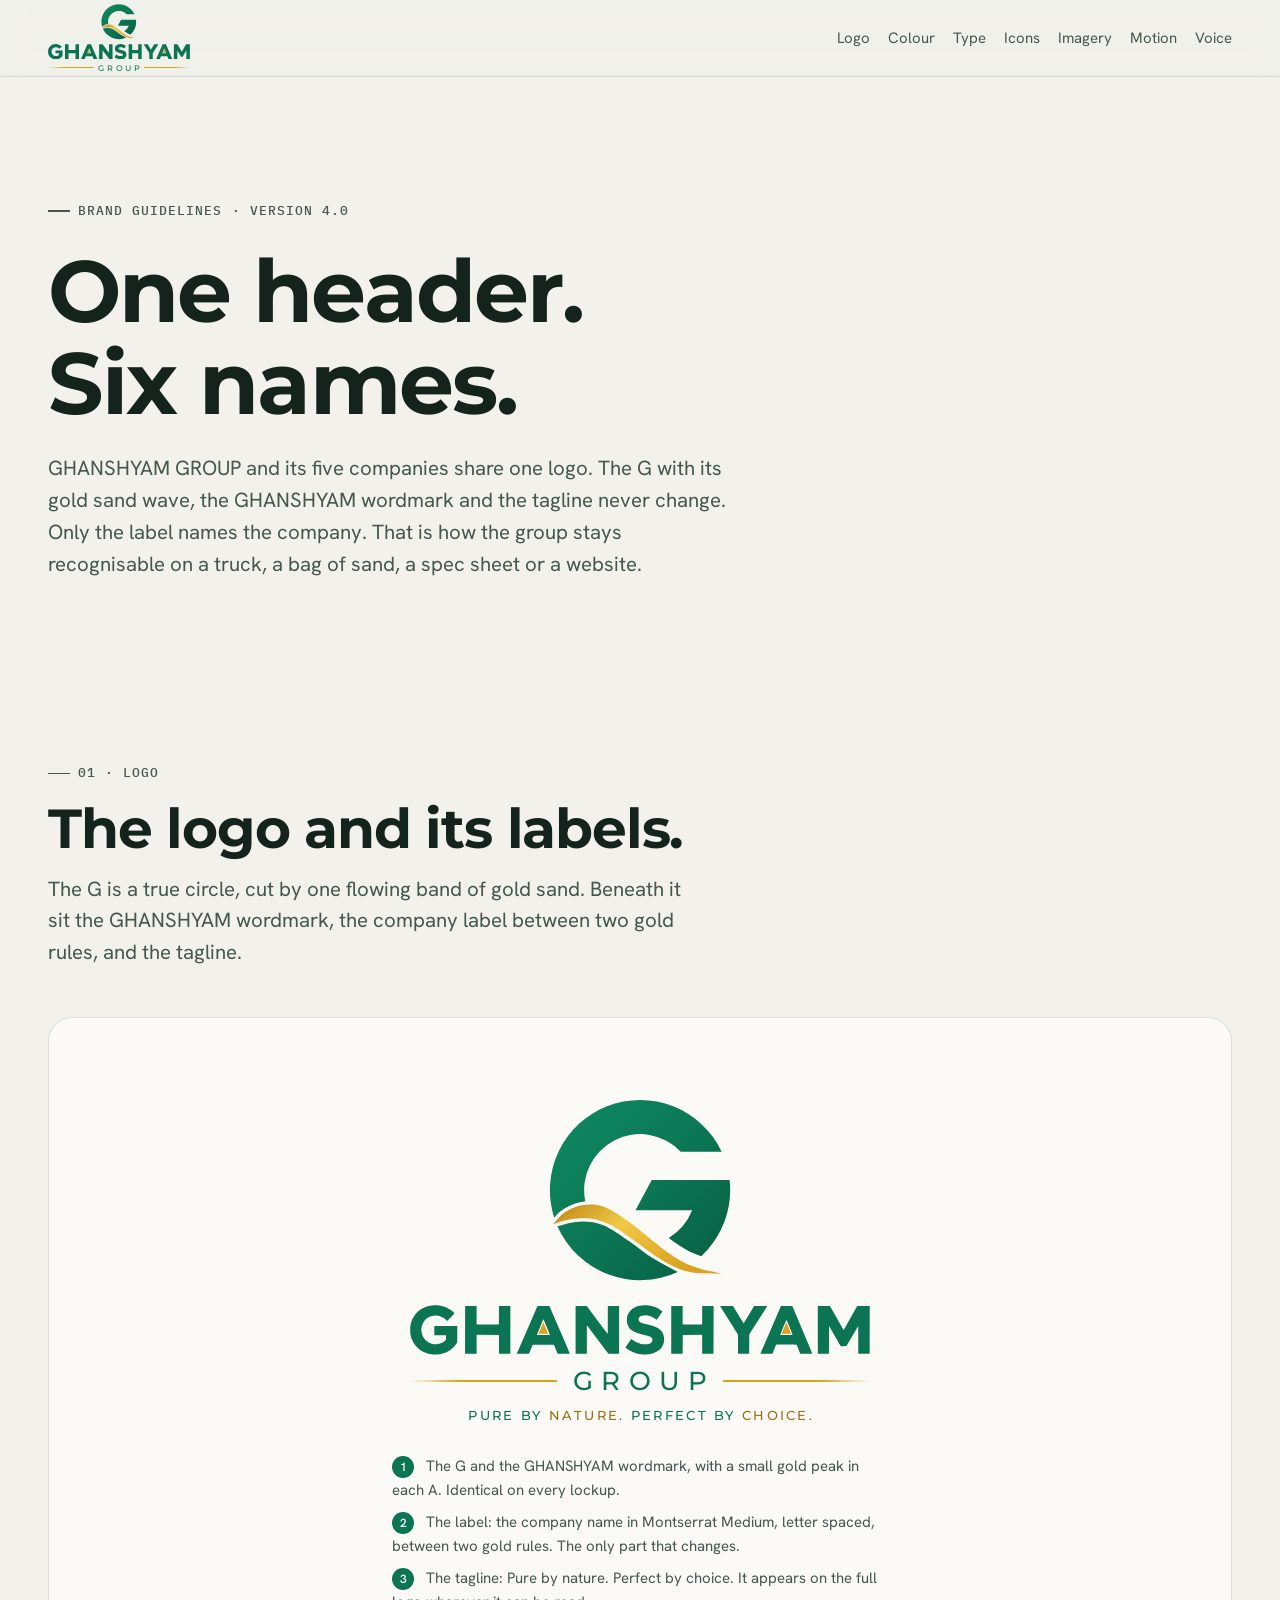
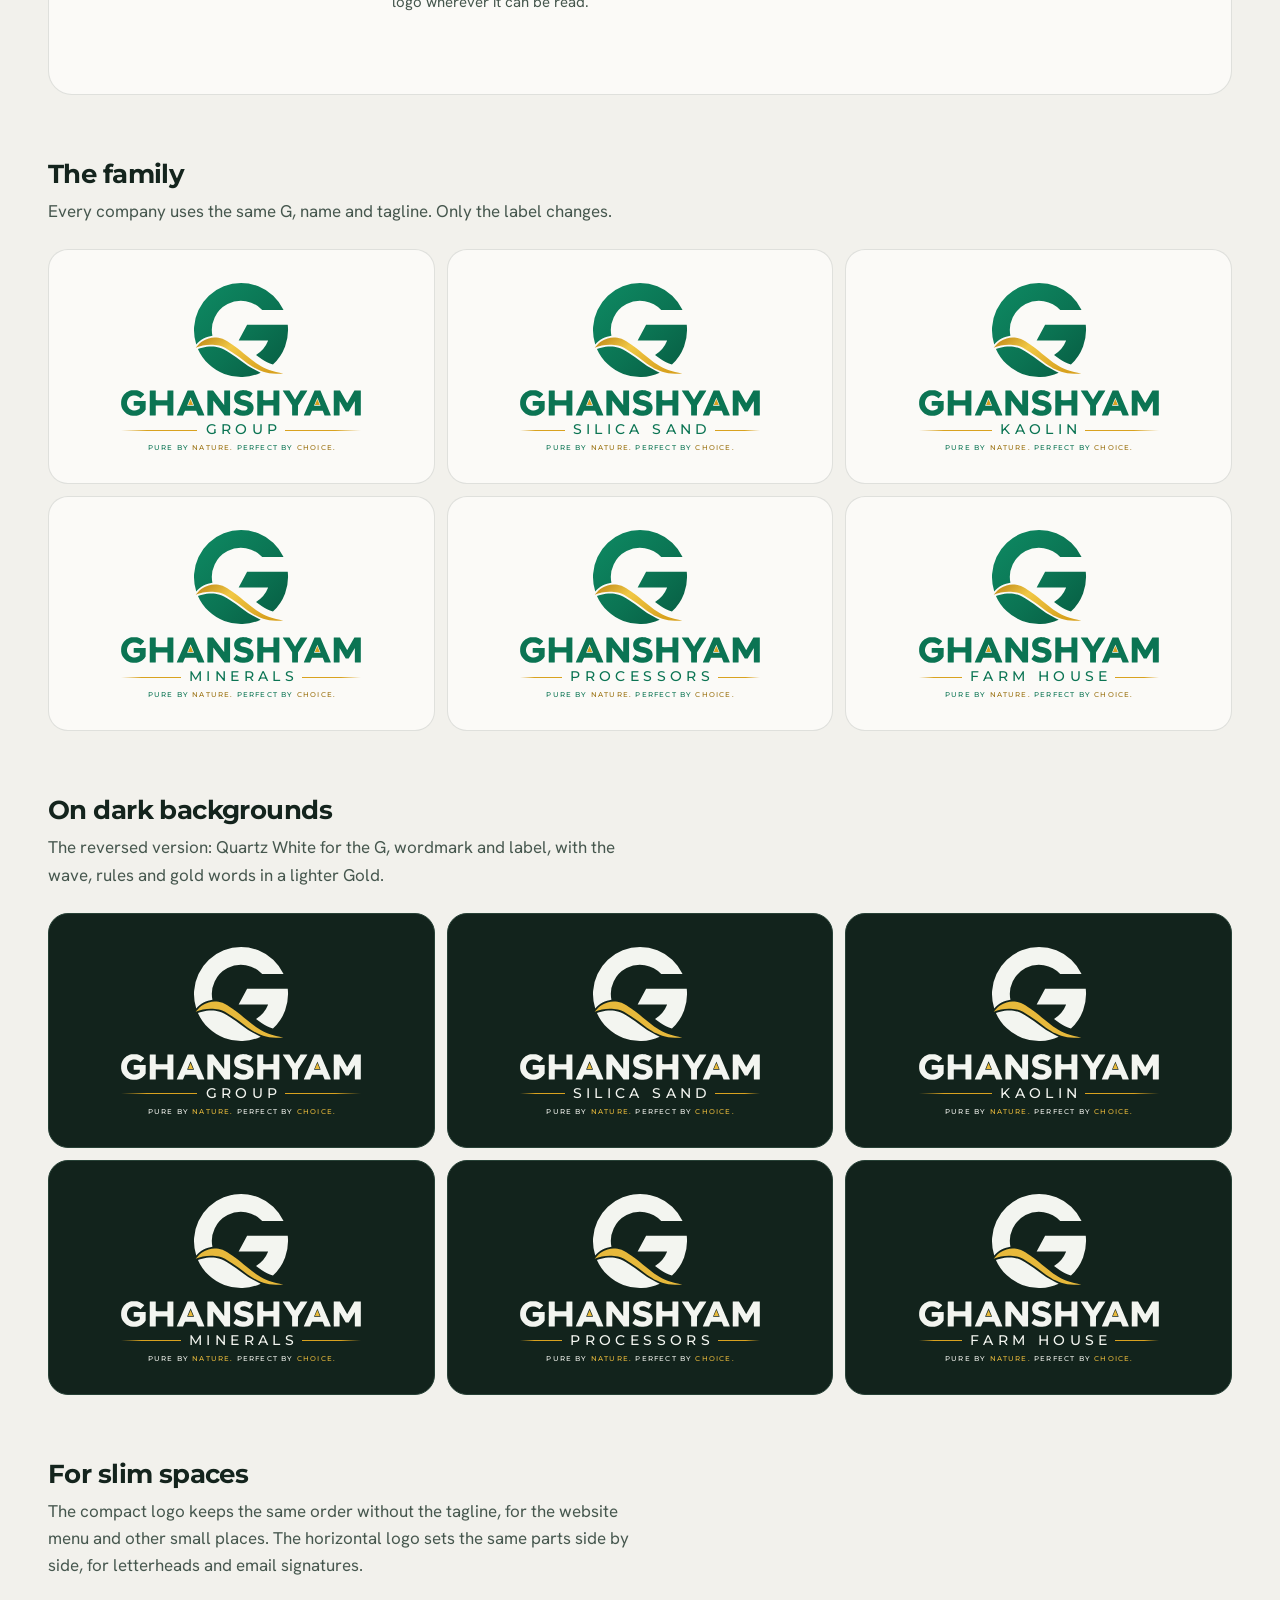
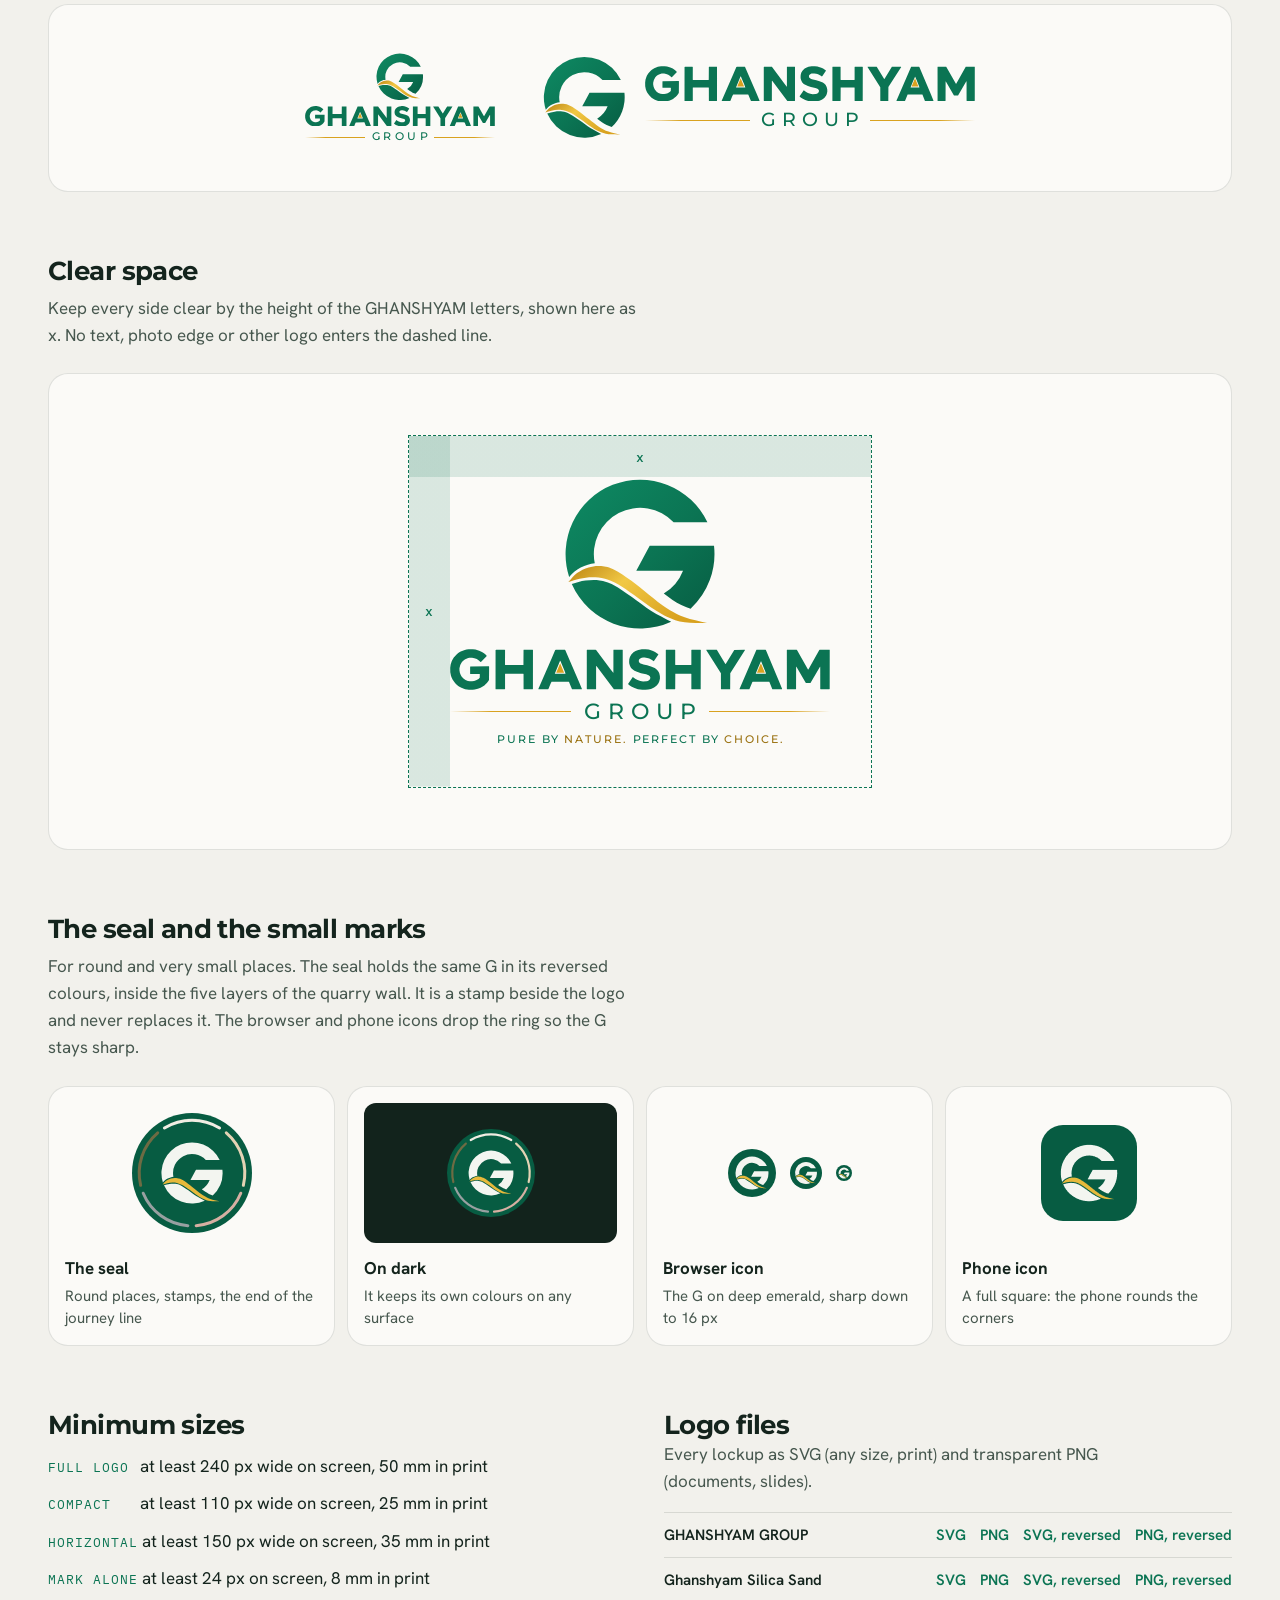
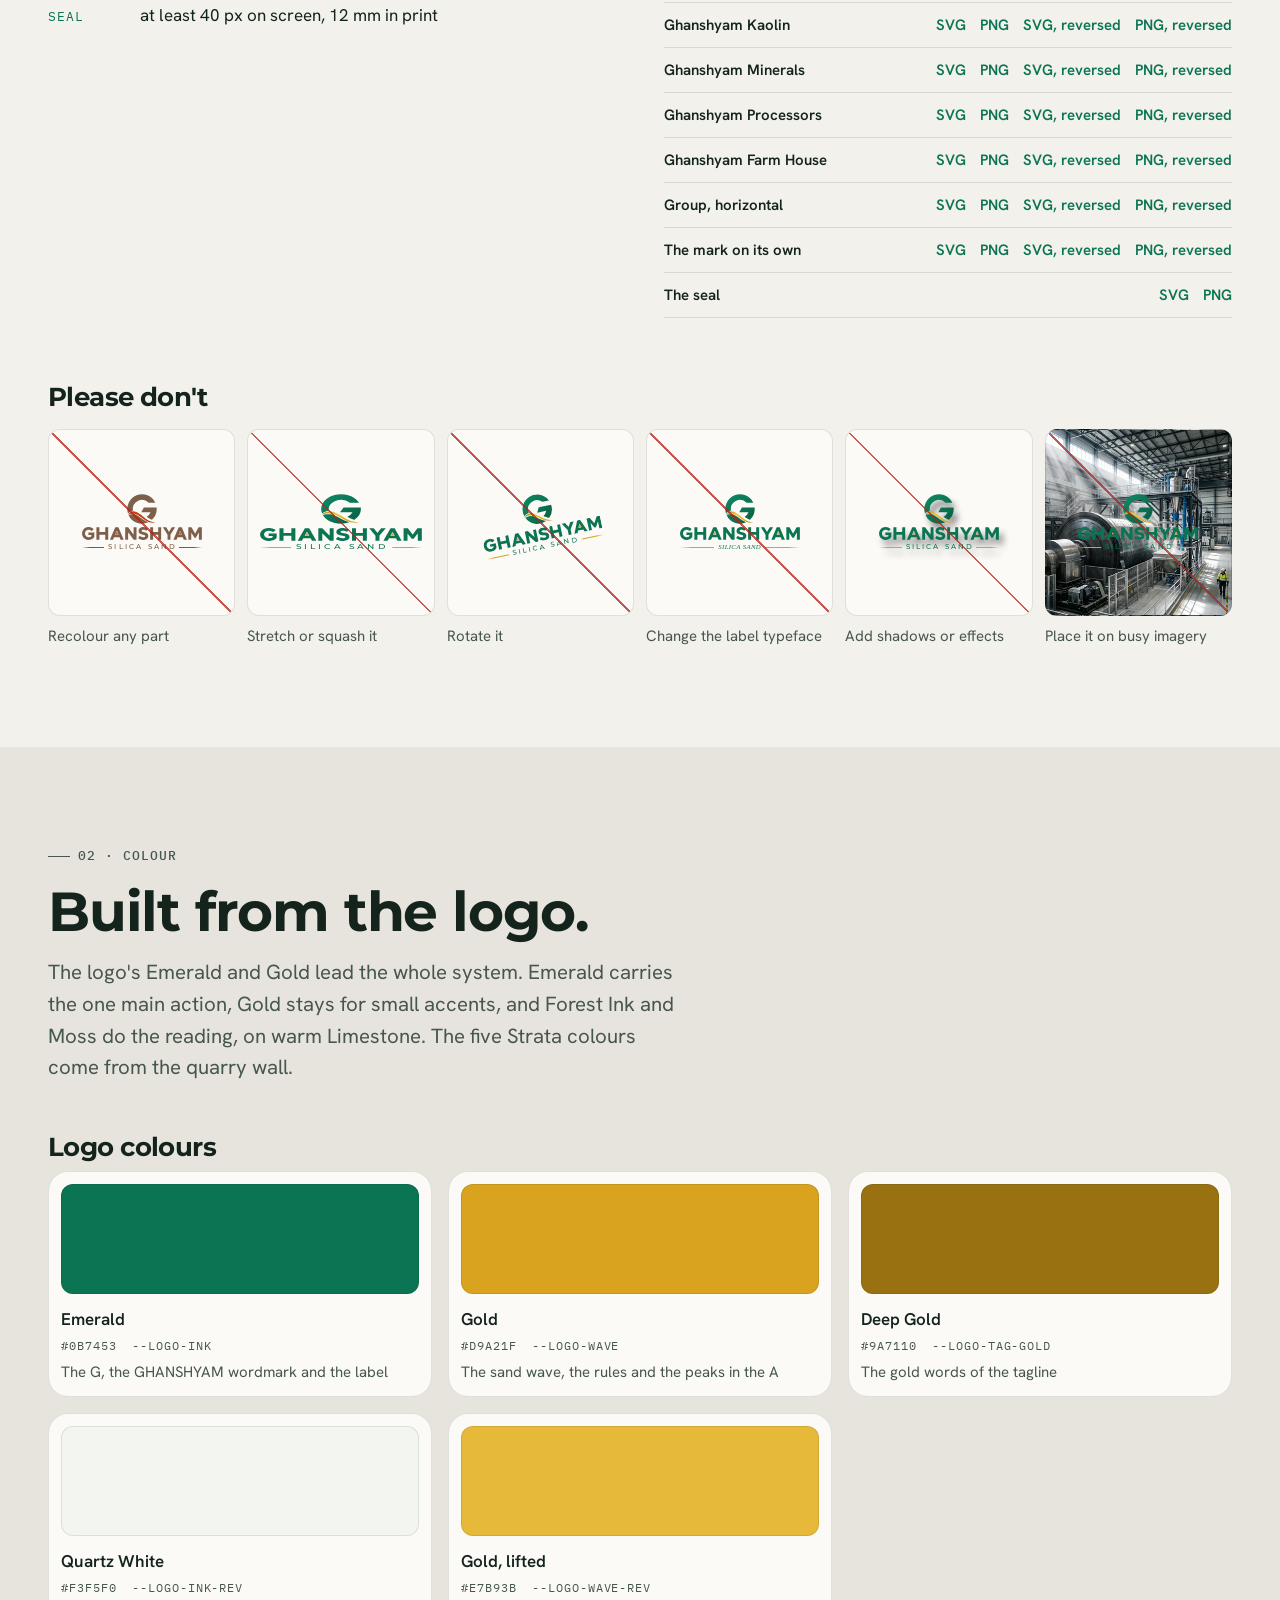
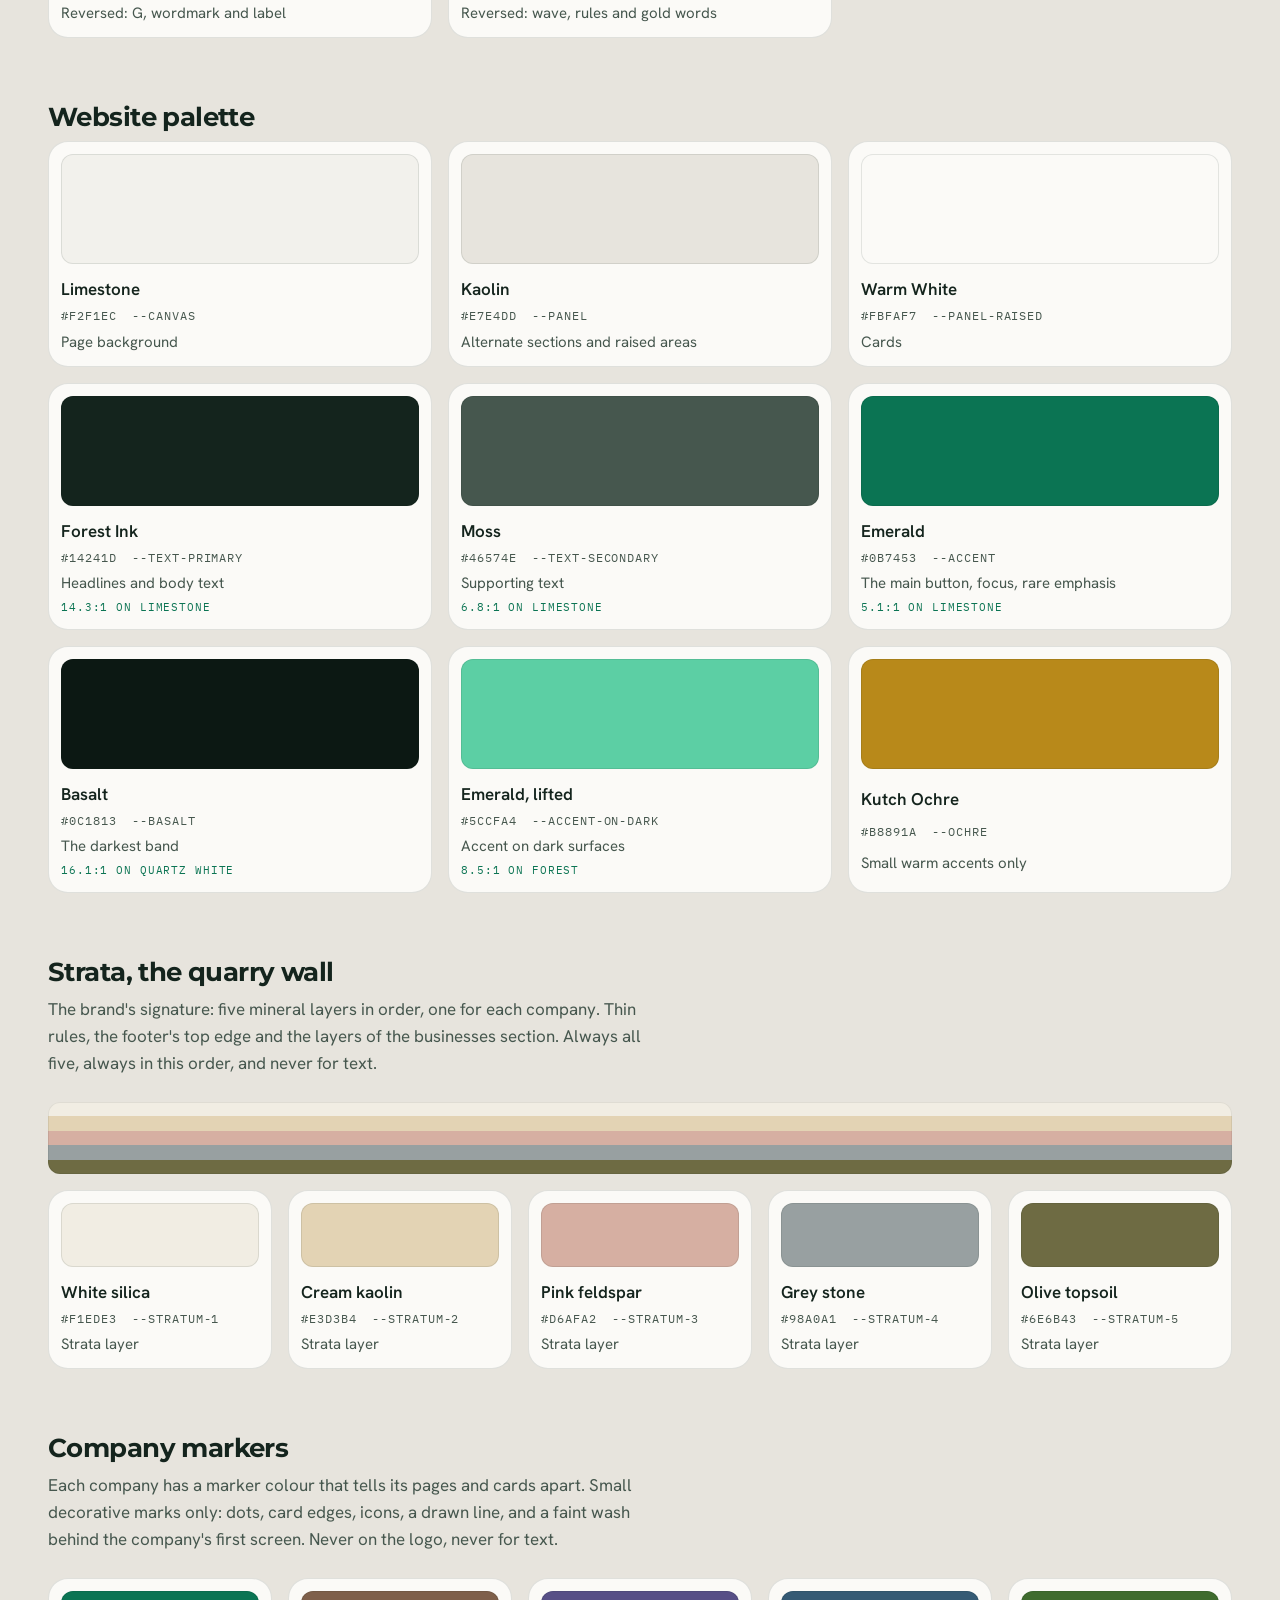
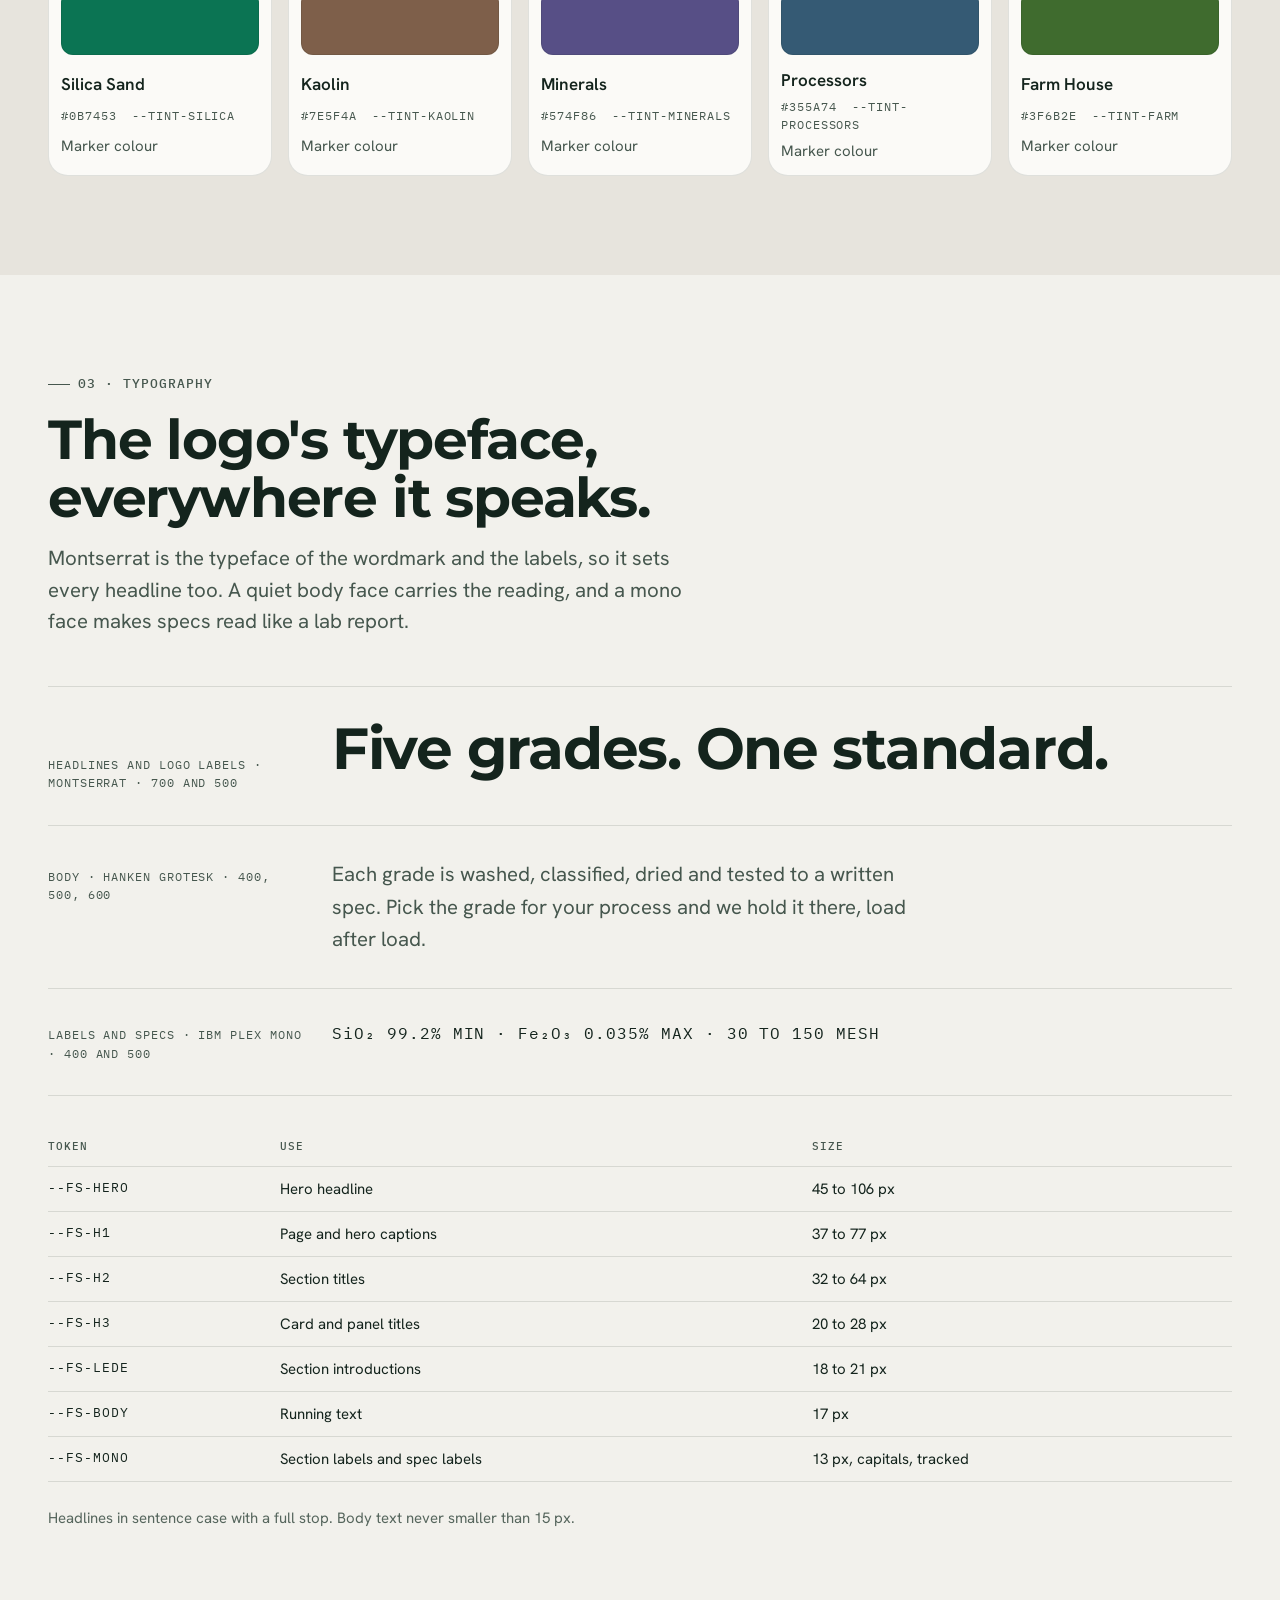
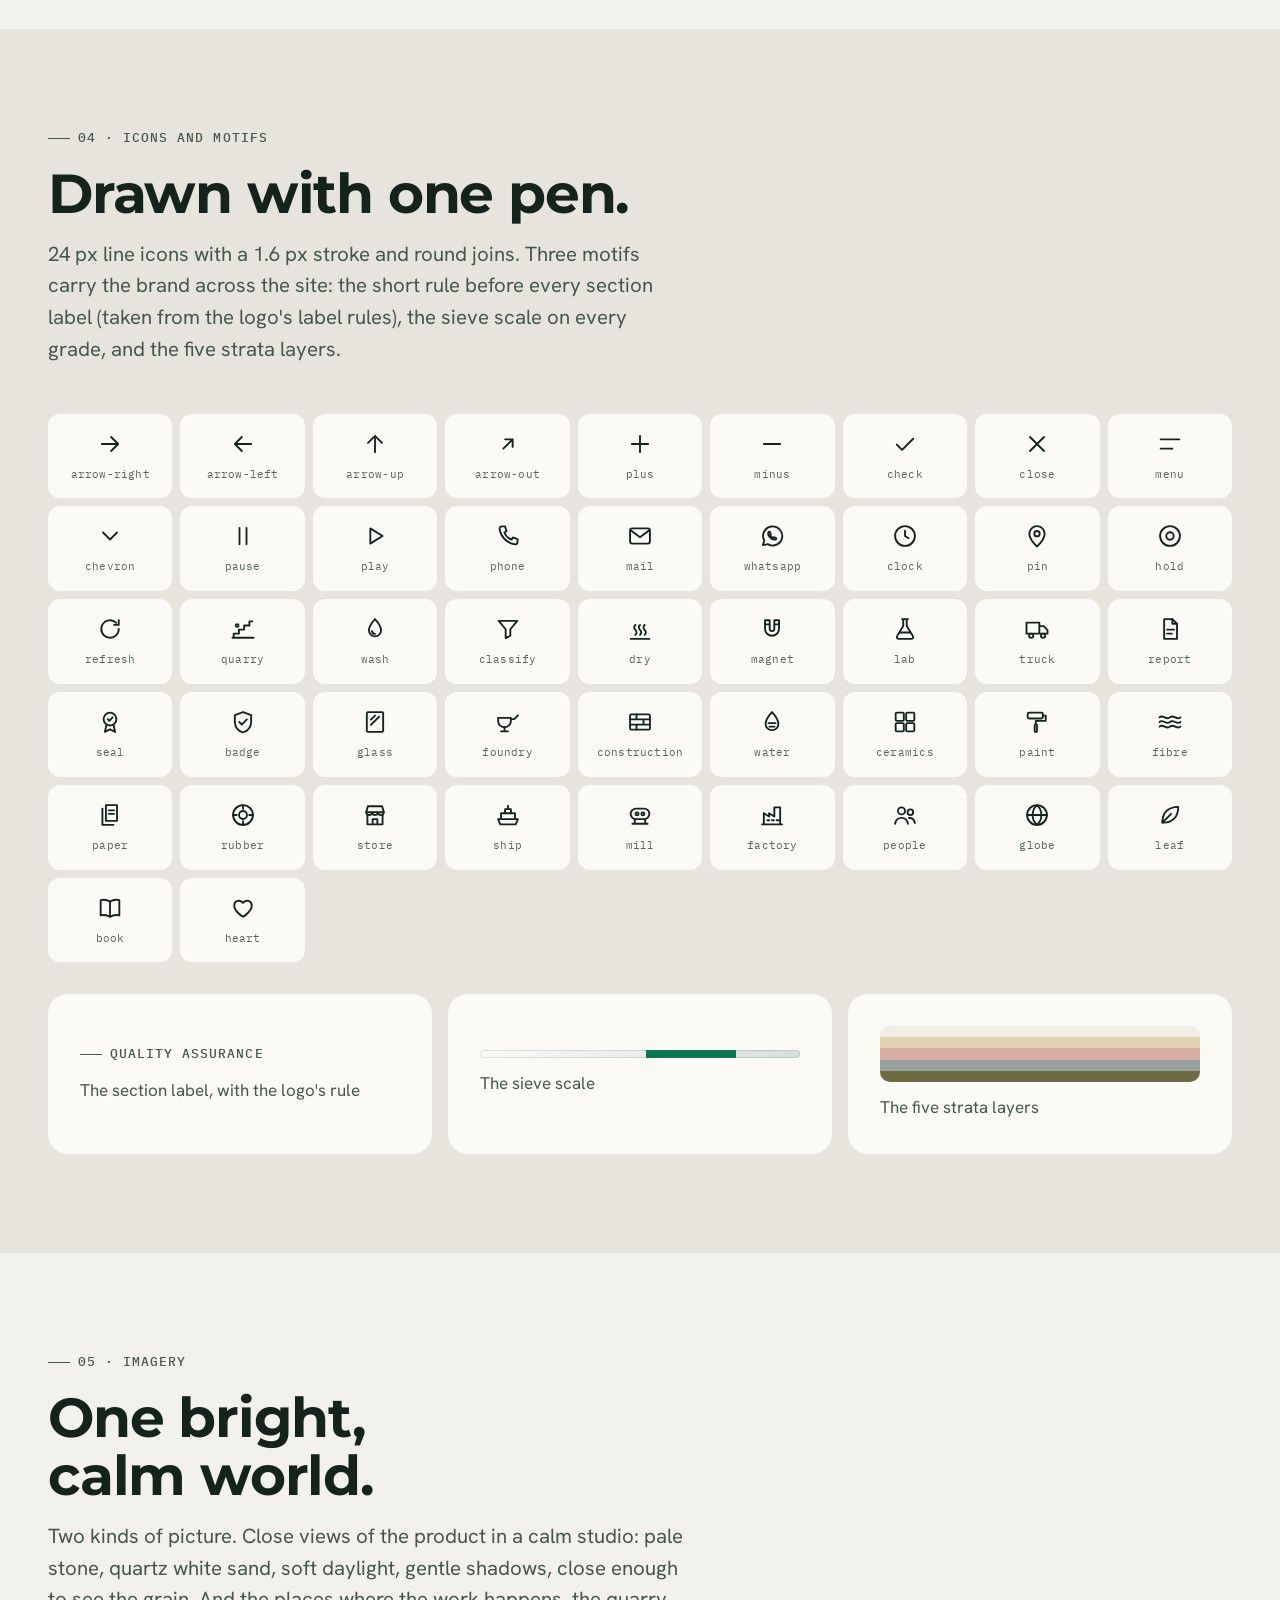
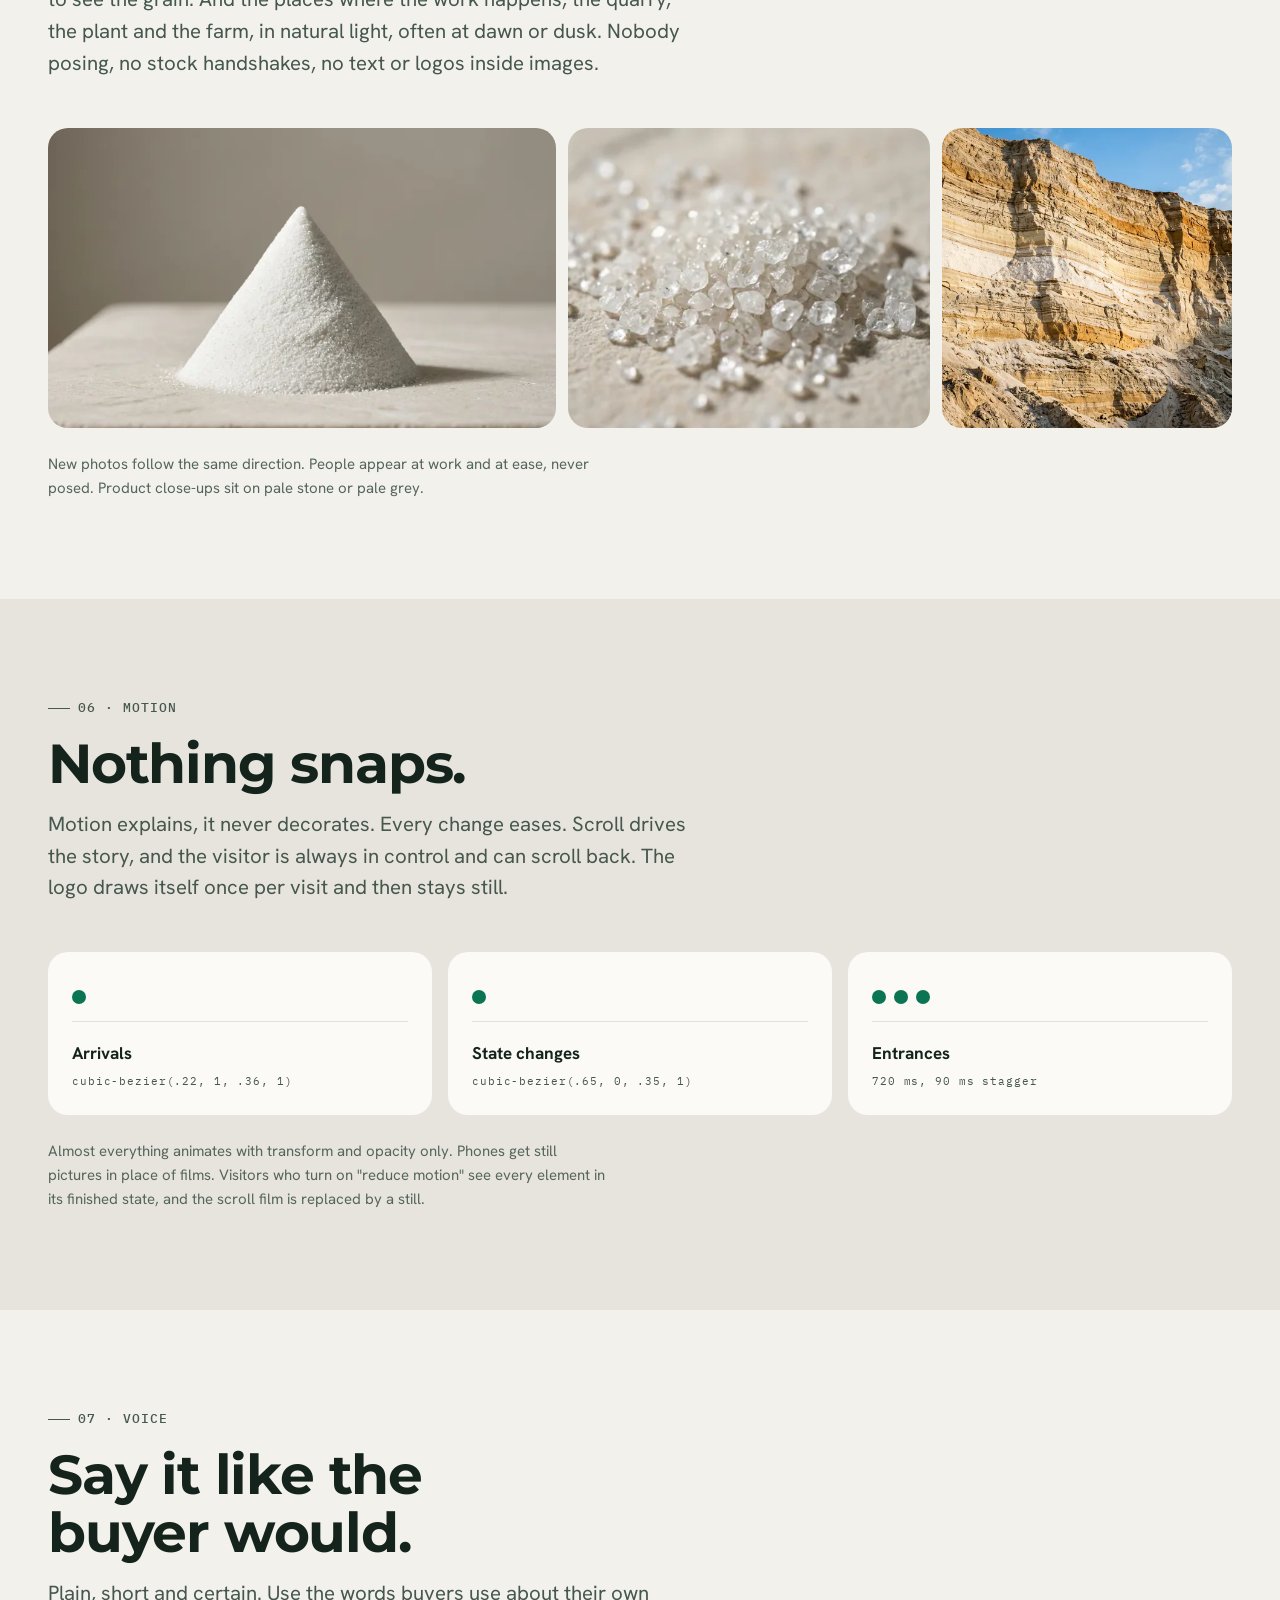
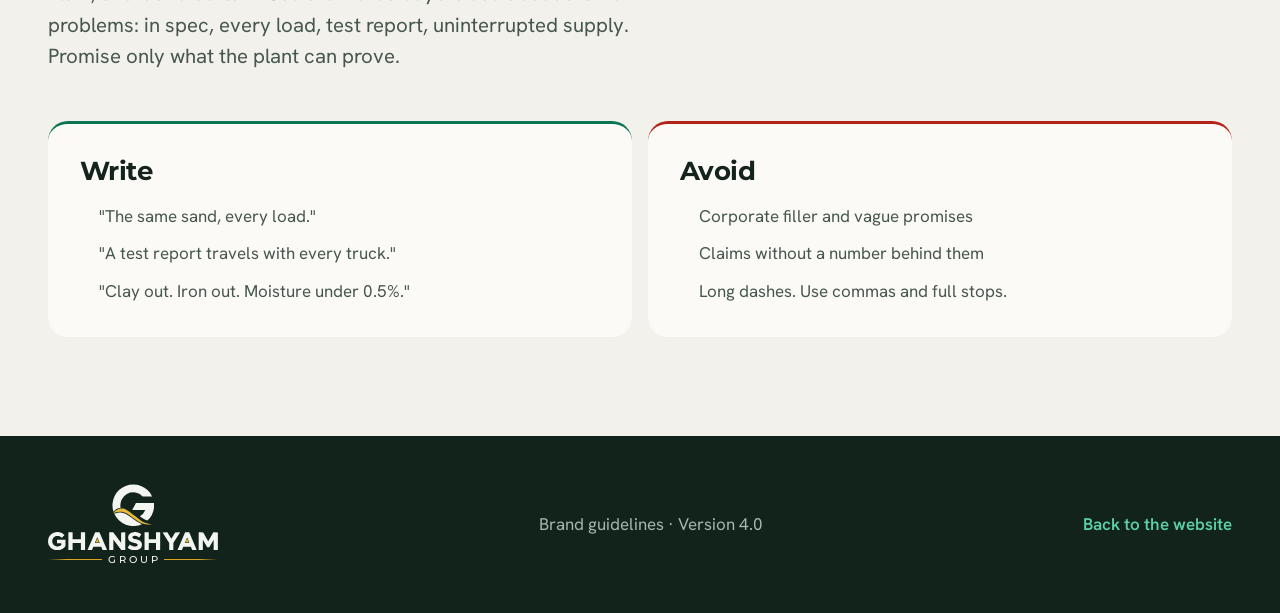
<file: ghanshyam-group/brand.html>
<!doctype html>
<!--
  GHANSHYAM GROUP brand guidelines.
  Logos are drawn by the same builder the website uses (assets/js/core/logo.js),
  colours are read live from assets/css/tokens.css, and the downloadable logo
  files live in assets/img/brand/.
-->
<html lang="en">
<head>
  <meta charset="utf-8">
  <meta name="viewport" content="width=device-width, initial-scale=1">
  <title>Brand Guidelines | GHANSHYAM GROUP</title>
  <meta name="description" content="The GHANSHYAM GROUP brand system: the logo and its branch lockups, colour, type, icons, imagery, motion and voice.">
  <meta name="robots" content="noindex">
  <meta name="theme-color" content="#F2F1EC">
  <link rel="icon" type="image/svg+xml" href="assets/img/brand/favicon.svg">
  <link rel="icon" type="image/png" sizes="32x32" href="assets/img/brand/favicon-32.png">
  <link rel="apple-touch-icon" href="assets/img/brand/apple-touch-icon.png">
  <link rel="manifest" href="site.webmanifest">
  <link rel="preconnect" href="https://fonts.googleapis.com">
  <link rel="preconnect" href="https://fonts.gstatic.com" crossorigin>
  <link rel="stylesheet" href="https://fonts.googleapis.com/css2?family=Montserrat:wght@500;700;800&family=Hanken+Grotesk:wght@400;500;600&family=IBM+Plex+Mono:wght@400;500&display=swap">
  <link rel="stylesheet" href="assets/css/tokens.css">
  <link rel="stylesheet" href="assets/css/base.css">
  <link rel="stylesheet" href="assets/css/logo.css">
  <link rel="stylesheet" href="assets/css/brand.css">
</head>
<body class="bg">
  <a class="skip" href="#main">Skip to content</a>
  <header class="bg-top">
    <div class="container bg-top__row">
      <a class="bg-brand" href="index.html" aria-label="Back to the GHANSHYAM GROUP website" data-logo="GROUP" data-layout="compact"></a>
      <nav aria-label="Guidelines">
        <ul class="bg-toc" role="list">
          <li><a href="#logo">Logo</a></li>
          <li><a href="#colour">Colour</a></li>
          <li><a href="#type">Type</a></li>
          <li><a href="#icons">Icons</a></li>
          <li><a href="#imagery">Imagery</a></li>
          <li><a href="#motion">Motion</a></li>
          <li><a href="#voice">Voice</a></li>
        </ul>
      </nav>
    </div>
  </header>

  <main id="main" tabindex="-1">
    <!-- Cover -->
    <section class="bg-cover container">
      <p class="kicker">Brand guidelines · Version 4.0</p>
      <h1 class="bg-cover__title">One header. Six names.</h1>
      <p class="lede">GHANSHYAM GROUP and its five companies share one logo. The G with its gold sand wave, the GHANSHYAM wordmark and the tagline never change. Only the label names the company. That is how the group stays recognisable on a truck, a bag of sand, a spec sheet or a website.</p>
    </section>

    <!-- Logo -->
    <section class="bg-sec container" id="logo" aria-labelledby="logo-h">
      <div class="bg-sec__head">
        <p class="kicker">01 · Logo</p>
        <h2 class="h2" id="logo-h">The logo and its labels.</h2>
        <p class="lede">The G is a true circle, cut by one flowing band of gold sand. Beneath it sit the GHANSHYAM wordmark, the company label between two gold rules, and the tagline.</p>
      </div>

      <div class="bg-hero-logo">
        <figure class="bg-anatomy">
          <span data-logo="GROUP"></span>
          <figcaption>
            <span><b>1</b> The G and the GHANSHYAM wordmark, with a small gold peak in each A. Identical on every lockup.</span>
            <span><b>2</b> The label: the company name in Montserrat Medium, letter spaced, between two gold rules. The only part that changes.</span>
            <span><b>3</b> The tagline: Pure by nature. Perfect by choice. It appears on the full logo wherever it can be read.</span>
          </figcaption>
        </figure>
      </div>

      <h3 class="h3 bg-subhead">The family</h3>
      <p class="muted bg-subtext">Every company uses the same G, name and tagline. Only the label changes.</p>
      <ul class="bg-family" role="list" data-family></ul>

      <h3 class="h3 bg-subhead">On dark backgrounds</h3>
      <p class="muted bg-subtext">The reversed version: Quartz White for the G, wordmark and label, with the wave, rules and gold words in a lighter Gold.</p>
      <ul class="bg-family bg-family--dark on-dark" role="list" data-family-dark></ul>

      <h3 class="h3 bg-subhead">For slim spaces</h3>
      <p class="muted bg-subtext">The compact logo keeps the same order without the tagline, for the website menu and other small places. The horizontal logo sets the same parts side by side, for letterheads and email signatures.</p>
      <div class="bg-tile bg-tile--light bg-tile--wide-h bg-tile--pair"><span data-logo="GROUP" data-layout="compact" data-size="190"></span><span data-logo="GROUP" data-layout="horizontal"></span></div>

      <h3 class="h3 bg-subhead">Clear space</h3>
      <p class="muted bg-subtext">Keep every side clear by the height of the GHANSHYAM letters, shown here as x. No text, photo edge or other logo enters the dashed line.</p>
      <figure class="bg-clear" aria-label="The logo inside its clear space, one letter height on every side">
        <div class="bg-clear__zone">
          <span class="bg-clear__x bg-clear__x--t" aria-hidden="true">x</span>
          <span class="bg-clear__x bg-clear__x--l" aria-hidden="true">x</span>
          <span data-logo="GROUP" data-clear></span>
        </div>
      </figure>

      <h3 class="h3 bg-subhead">The seal and the small marks</h3>
      <p class="muted bg-subtext">For round and very small places. The seal holds the same G in its reversed colours, inside the five layers of the quarry wall. It is a stamp beside the logo and never replaces it. The browser and phone icons drop the ring so the G stays sharp.</p>
      <ul class="bg-marks" role="list" data-marks></ul>

      <div class="bg-rules">
        <div>
          <h3 class="h3">Minimum sizes</h3>
          <ul class="bg-list" role="list">
            <li><span class="mono">Full logo</span> at least 240 px wide on screen, 50 mm in print</li>
            <li><span class="mono">Compact</span> at least 110 px wide on screen, 25 mm in print</li>
            <li><span class="mono">Horizontal</span> at least 150 px wide on screen, 35 mm in print</li>
            <li><span class="mono">Mark alone</span> at least 24 px on screen, 8 mm in print</li>
            <li><span class="mono">Seal</span> at least 40 px on screen, 12 mm in print</li>
          </ul>
        </div>
        <div>
          <h3 class="h3">Logo files</h3>
          <p class="muted">Every lockup as SVG (any size, print) and transparent PNG (documents, slides).</p>
          <ul class="bg-downloads" role="list" data-downloads></ul>
        </div>
      </div>

      <h3 class="h3 bg-subhead">Please don't</h3>
      <ul class="bg-donts" role="list" data-donts></ul>
    </section>

    <!-- Colour -->
    <section class="bg-sec bg-sec--panel" id="colour" aria-labelledby="colour-h">
      <div class="container">
        <div class="bg-sec__head">
          <p class="kicker">02 · Colour</p>
          <h2 class="h2" id="colour-h">Built from the logo.</h2>
          <p class="lede">The logo's Emerald and Gold lead the whole system. Emerald carries the one main action, Gold stays for small accents, and Forest Ink and Moss do the reading, on warm Limestone. The five Strata colours come from the quarry wall.</p>
        </div>
        <h3 class="h3 bg-subhead bg-subhead--first">Logo colours</h3>
        <ul class="bg-swatches" role="list" data-logo-colours></ul>
        <h3 class="h3 bg-subhead">Website palette</h3>
        <ul class="bg-swatches" role="list" data-swatches></ul>
        <h3 class="h3 bg-subhead">Strata, the quarry wall</h3>
        <p class="muted bg-subtext">The brand's signature: five mineral layers in order, one for each company. Thin rules, the footer's top edge and the layers of the businesses section. Always all five, always in this order, and never for text.</p>
        <div class="bg-strata" role="img" aria-label="The five strata colours in order, from white silica to olive topsoil"></div>
        <ul class="bg-swatches bg-swatches--small" role="list" data-strata></ul>
        <h3 class="h3 bg-subhead">Company markers</h3>
        <p class="muted bg-subtext">Each company has a marker colour that tells its pages and cards apart. Small decorative marks only: dots, card edges, icons, a drawn line, and a faint wash behind the company's first screen. Never on the logo, never for text.</p>
        <ul class="bg-swatches bg-swatches--small" role="list" data-tints></ul>
      </div>
    </section>

    <!-- Type -->
    <section class="bg-sec container" id="type" aria-labelledby="type-h">
      <div class="bg-sec__head">
        <p class="kicker">03 · Typography</p>
        <h2 class="h2" id="type-h">The logo's typeface, everywhere it speaks.</h2>
        <p class="lede">Montserrat is the typeface of the wordmark and the labels, so it sets every headline too. A quiet body face carries the reading, and a mono face makes specs read like a lab report.</p>
      </div>
      <div class="bg-type">
        <div class="bg-type__row">
          <p class="bg-type__meta mono">Headlines and logo labels · Montserrat · 700 and 500</p>
          <p class="bg-type__display">Five grades. One standard.</p>
        </div>
        <div class="bg-type__row">
          <p class="bg-type__meta mono">Body · Hanken Grotesk · 400, 500, 600</p>
          <p class="bg-type__body">Each grade is washed, classified, dried and tested to a written spec. Pick the grade for your process and we hold it there, load after load.</p>
        </div>
        <div class="bg-type__row">
          <p class="bg-type__meta mono">Labels and specs · IBM Plex Mono · 400 and 500</p>
          <p class="bg-type__mono">SiO₂ 99.2% MIN · Fe₂O₃ 0.035% MAX · 30 TO 150 MESH</p>
        </div>
      </div>
      <table class="bg-scale">
        <caption class="sr-only">Type scale</caption>
        <thead><tr><th scope="col">Token</th><th scope="col">Use</th><th scope="col">Size</th></tr></thead>
        <tbody>
          <tr><td class="mono">--fs-hero</td><td>Hero headline</td><td>45 to 106 px</td></tr>
          <tr><td class="mono">--fs-h1</td><td>Page and hero captions</td><td>37 to 77 px</td></tr>
          <tr><td class="mono">--fs-h2</td><td>Section titles</td><td>32 to 64 px</td></tr>
          <tr><td class="mono">--fs-h3</td><td>Card and panel titles</td><td>20 to 28 px</td></tr>
          <tr><td class="mono">--fs-lede</td><td>Section introductions</td><td>18 to 21 px</td></tr>
          <tr><td class="mono">--fs-body</td><td>Running text</td><td>17 px</td></tr>
          <tr><td class="mono">--fs-mono</td><td>Section labels and spec labels</td><td>13 px, capitals, tracked</td></tr>
        </tbody>
      </table>
      <p class="bg-note">Headlines in sentence case with a full stop. Body text never smaller than 15 px.</p>
    </section>

    <!-- Icons and motifs -->
    <section class="bg-sec bg-sec--panel" id="icons" aria-labelledby="icons-h">
      <div class="container">
        <div class="bg-sec__head">
          <p class="kicker">04 · Icons and motifs</p>
          <h2 class="h2" id="icons-h">Drawn with one pen.</h2>
          <p class="lede">24 px line icons with a 1.6 px stroke and round joins. Three motifs carry the brand across the site: the short rule before every section label (taken from the logo's label rules), the sieve scale on every grade, and the five strata layers.</p>
        </div>
        <ul class="bg-icons" role="list" data-icons></ul>
        <div class="bg-motifs">
          <div class="bg-motif"><p class="kicker">Quality assurance</p><span class="muted">The section label, with the logo's rule</span></div>
          <div class="bg-motif"><span class="bg-motif__scale"><span></span></span><span class="muted">The sieve scale</span></div>
          <div class="bg-motif"><span class="bg-motif__strata"></span><span class="muted">The five strata layers</span></div>
        </div>
      </div>
    </section>

    <!-- Imagery -->
    <section class="bg-sec container" id="imagery" aria-labelledby="imagery-h">
      <div class="bg-sec__head">
        <p class="kicker">05 · Imagery</p>
        <h2 class="h2" id="imagery-h">One bright, calm world.</h2>
        <p class="lede">Two kinds of picture. Close views of the product in a calm studio: pale stone, quartz white sand, soft daylight, gentle shadows, close enough to see the grain. And the places where the work happens, the quarry, the plant and the farm, in natural light, often at dawn or dusk. Nobody posing, no stock handshakes, no text or logos inside images.</p>
      </div>
      <div class="bg-imagery">
        <img src="assets/img/photos/company-silica-1200.webp" srcset="assets/img/photos/company-silica-480.webp 480w, assets/img/photos/company-silica-800.webp 800w, assets/img/photos/company-silica-1200.webp 1200w" sizes="(max-width: 960px) 92vw, 490px" alt="A cone of white silica sand on a pale stone block" width="1200" height="896" loading="lazy" decoding="async">
        <img src="assets/img/photos/grade-glass-1200.webp" srcset="assets/img/photos/grade-glass-480.webp 480w, assets/img/photos/grade-glass-800.webp 800w, assets/img/photos/grade-glass-1200.webp 1200w" sizes="(max-width: 960px) 92vw, 410px" alt="Close view of clear, angular quartz grains" width="1200" height="896" loading="lazy" decoding="async">
        <img class="bg-imagery__place" src="assets/img/photos/about-strata-896.webp" srcset="assets/img/photos/about-strata-480.webp 480w, assets/img/photos/about-strata-800.webp 800w, assets/img/photos/about-strata-896.webp 896w" sizes="(max-width: 960px) 92vw, 280px" alt="Bands of white silica sand and ochre sandstone in a quarry wall" width="896" height="1200" loading="lazy" decoding="async">
      </div>
      <p class="bg-note">New photos follow the same direction. People appear at work and at ease, never posed. Product close-ups sit on pale stone or pale grey.</p>
    </section>

    <!-- Motion -->
    <section class="bg-sec bg-sec--panel" id="motion" aria-labelledby="motion-h">
      <div class="container">
        <div class="bg-sec__head">
          <p class="kicker">06 · Motion</p>
          <h2 class="h2" id="motion-h">Nothing snaps.</h2>
          <p class="lede">Motion explains, it never decorates. Every change eases. Scroll drives the story, and the visitor is always in control and can scroll back. The logo draws itself once per visit and then stays still.</p>
        </div>
        <ul class="bg-motion" role="list">
          <li><span class="bg-motion__demo" data-ease="out"><i></i></span><strong>Arrivals</strong><span class="mono">cubic-bezier(.22, 1, .36, 1)</span></li>
          <li><span class="bg-motion__demo" data-ease="inout"><i></i></span><strong>State changes</strong><span class="mono">cubic-bezier(.65, 0, .35, 1)</span></li>
          <li><span class="bg-motion__demo bg-motion__demo--stagger"><i></i><i></i><i></i></span><strong>Entrances</strong><span class="mono">720 ms, 90 ms stagger</span></li>
        </ul>
        <p class="bg-note">Almost everything animates with transform and opacity only. Phones get still pictures in place of films. Visitors who turn on "reduce motion" see every element in its finished state, and the scroll film is replaced by a still.</p>
      </div>
    </section>

    <!-- Voice -->
    <section class="bg-sec container" id="voice" aria-labelledby="voice-h">
      <div class="bg-sec__head">
        <p class="kicker">07 · Voice</p>
        <h2 class="h2" id="voice-h">Say it like the buyer would.</h2>
        <p class="lede">Plain, short and certain. Use the words buyers use about their own problems: in spec, every load, test report, uninterrupted supply. Promise only what the plant can prove.</p>
      </div>
      <div class="bg-voice">
        <div class="bg-voice__col bg-voice__col--do">
          <h3 class="h3">Write</h3>
          <ul role="list">
            <li>"The same sand, every load."</li>
            <li>"A test report travels with every truck."</li>
            <li>"Clay out. Iron out. Moisture under 0.5%."</li>
          </ul>
        </div>
        <div class="bg-voice__col bg-voice__col--dont">
          <h3 class="h3">Avoid</h3>
          <ul role="list">
            <li>Corporate filler and vague promises</li>
            <li>Claims without a number behind them</li>
            <li>Long dashes. Use commas and full stops.</li>
          </ul>
        </div>
      </div>
    </section>
  </main>

  <footer class="bg-foot on-dark">
    <div class="container bg-foot__row">
      <span data-logo="GROUP" data-layout="compact" data-size="170"></span>
      <p>Brand guidelines · Version 4.0</p>
      <a class="link" href="index.html">Back to the website</a>
    </div>
  </footer>

  <script src="assets/js/core/utils.js"></script>
  <script src="assets/js/core/icons.js"></script>
  <script src="assets/js/core/logo.js"></script>
  <script src="assets/js/brand.js"></script>
</body>
</html>
</file>
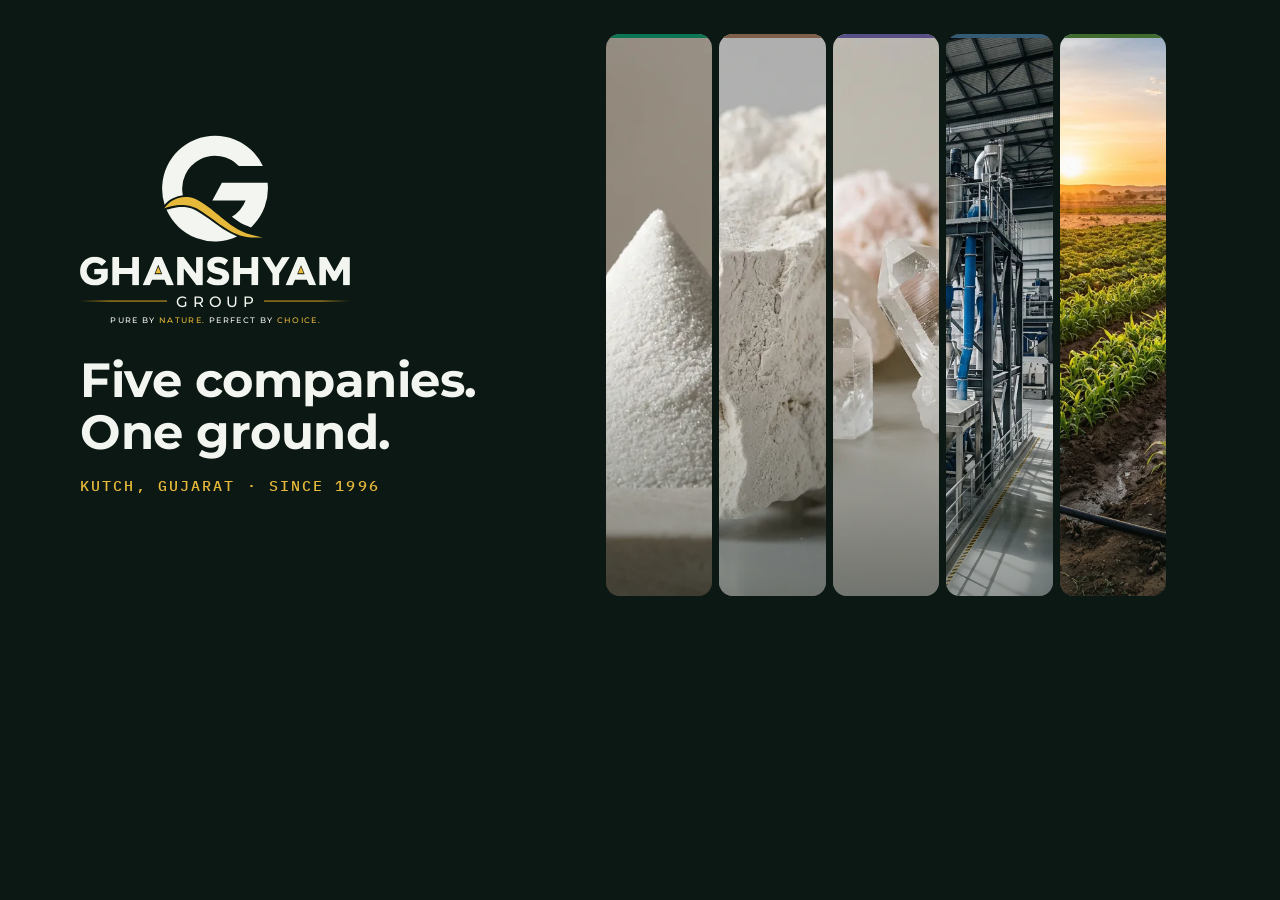
<file: tools/og-card.html>
<!doctype html>
<!--
  The link-preview cards (1200 x 630): the picture WhatsApp, LinkedIn and
  others show when a page is shared. Drawn with the website's own logo
  builder, words and photos, so names and logo colours always match the site.

    tools/og-card.html                    the group's card  -> assets/img/og-image.jpg
    tools/og-card.html?company=kaolin     a company's card  -> assets/img/og-kaolin.jpg

  To rebuild all six after changing a photo or a company's words, run
  tools/og-cards.sh from the project folder.
-->
<html lang="en">
<head>
  <meta charset="utf-8">
  <title>Link preview card</title>
  <link rel="preconnect" href="https://fonts.googleapis.com">
  <link rel="preconnect" href="https://fonts.gstatic.com" crossorigin>
  <link rel="stylesheet" href="https://fonts.googleapis.com/css2?family=Montserrat:wght@500;700&family=IBM+Plex+Mono:wght@500&display=block">
  <link rel="stylesheet" href="../ghanshyam-group/assets/css/tokens.css">
  <link rel="stylesheet" href="../ghanshyam-group/assets/css/logo.css">
  <style>
    html, body { margin: 0; width: 1200px; height: 630px; overflow: hidden; background: #0C1813; }
    .card { position: relative; width: 1200px; height: 630px; overflow: hidden; background: #0C1813; }

    /* the group: five layers, one per company, like the homepage */
    .layers { position: absolute; top: 34px; right: 34px; bottom: 34px; width: 560px; display: flex; gap: 7px; }
    .layers span { position: relative; flex: 1; overflow: hidden; border-radius: 14px; }
    .layers img { position: absolute; inset: 0; width: 100%; height: 100%; object-fit: cover; }
    .layers span::before { content: ""; position: absolute; left: 0; right: 0; top: 0; z-index: 2; height: 4px; background: var(--tint); }
    .layers span::after { content: ""; position: absolute; inset: 0; background: linear-gradient(180deg, rgba(12, 24, 19, 0) 55%, rgba(12, 24, 19, 0.45)); }

    /* a company: its own photo */
    .photo { position: absolute; top: 0; right: 0; bottom: 0; width: 660px; }
    .photo img { width: 100%; height: 100%; object-fit: cover; -webkit-mask-image: linear-gradient(90deg, transparent 0%, #000 42%); mask-image: linear-gradient(90deg, transparent 0%, #000 42%); }
    .photo--full img { -webkit-mask-image: none; mask-image: none; }
    .photo::before { content: ""; position: absolute; left: 0; right: 0; top: 0; z-index: 2; height: 5px; background: var(--tint); }
    .shade { position: absolute; inset: 0; background: linear-gradient(90deg, rgba(12, 24, 19, 0.5) 40%, rgba(12, 24, 19, 0) 66%); }
    /* the silica card keeps the approved dark pour photo, full width */
    .photo--full { width: 1200px; }
    .photo--full + .shade { background: linear-gradient(90deg, rgba(9, 19, 15, 0.62) 0%, rgba(9, 19, 15, 0.38) 38%, rgba(9, 19, 15, 0) 62%); }

    .body { position: absolute; left: 80px; top: 50%; transform: translateY(-50%); display: grid; justify-items: start; gap: 30px; width: 500px; }
    .body .logo { --lw: 270px; }
    .title { margin: 0; font: 700 48px/1.08 "Montserrat", sans-serif; letter-spacing: -0.01em; color: var(--logo-ink-rev); }
    .line { margin: -14px 0 0; font: 500 15px/1.4 "IBM Plex Mono", monospace; letter-spacing: 0.14em; text-transform: uppercase; color: var(--logo-wave-rev); }
  </style>
</head>
<body>
  <div class="card on-dark" id="card"></div>
  <script src="../ghanshyam-group/site-content.js"></script>
  <script src="../ghanshyam-group/assets/js/core/utils.js"></script>
  <script src="../ghanshyam-group/assets/js/core/icons.js"></script>
  <script src="../ghanshyam-group/assets/js/core/logo.js"></script>
  <script>
    (function () {
      var C = window.SITE_CONTENT, h = GG.h;
      var SITE = '../ghanshyam-group/';
      var id = new URLSearchParams(location.search).get('company');
      var co = id ? GG.company(id) : null;
      var card = document.getElementById('card');
      function picture(c) {
        var v = GG.deep(c.image);
        var img = h('img', { src: SITE + v.src, alt: '' });
        if (v.focus) img.style.objectPosition = v.focus;
        return img;
      }
      /* the silica card keeps the dark pour photo approved for the first card */
      var POUR = { src: '../generated-images/sections/og-image.jpg', pos: '50% 62%' };
      if (co) {
        var pic = picture(co);
        if (co.id === 'silica') { pic.src = POUR.src; pic.style.objectPosition = POUR.pos; }
        var ph = h('div', { class: 'photo' + (co.id === 'silica' ? ' photo--full' : ''), style: { '--tint': 'var(--tint-' + co.id + ')' } }, pic);
        card.appendChild(ph);
        card.appendChild(h('div', { class: 'shade' }));
        card.appendChild(h('div', { class: 'body' },
          GG.logo({ label: GG.txt(co.logoLabel), name: GG.txt(co.name) }),
          h('p', { class: 'title' }, GG.txt(co.tagline)),
          h('p', { class: 'line' }, GG.txt(C.division.partOf) + ' · ' + GG.txt('{company.region}'))));
      } else {
        card.appendChild(h('div', { class: 'layers' }, GG.companies().map(function (c) {
          return h('span', { style: { '--tint': 'var(--tint-' + c.id + ')' } }, picture(c));
        })));
        card.appendChild(h('div', { class: 'body' },
          GG.logo({ label: GG.txt(C.facts.company.logoLabel) }),
          h('p', { class: 'title' }, GG.txt(C.groupHero.title)),
          h('p', { class: 'line' }, GG.txt(C.groupHero.kicker))));
      }
    })();
  </script>
</body>
</html>
</file>
<file: ghanshyam-group/assets/css/tokens.css>
/* ==========================================================================
   GHANSHYAM GROUP: BRAND TOKENS
   The whole visual system lives here. Change a value once and every page
   and section follows. Documented in brand.html (the brand guidelines page).

   The palette is built from the logo's own colours:
     Emerald  #0B7453  the G, the GHANSHYAM wordmark and the branch label
     Gold     #D9A21F  the sand wave, the rules and the peaks in the A's
   ========================================================================== */

:root {
  color-scheme: light;

  /* ---- The logo colours ------------------------------------------------------ */
  --logo-ink: #0B7453;        /* Emerald: the G, GHANSHYAM and the label */
  --logo-ink-light: #0E8A63;  /* the G's soft gradient */
  --logo-ink-deep: #075C42;
  --logo-wave: #D9A21F;       /* Gold: the sand wave, the rules, the peaks */
  --logo-wave-light: #F1C845; /* the wave's soft gradient */
  --logo-wave-deep: #BC8413;
  --logo-tag-gold: #9A7110;   /* Deep Gold: the gold words of the tagline */
  --logo-label: #0B7453;
  --logo-ink-rev: #F3F5F0;    /* on dark surfaces: Quartz White */
  --logo-wave-rev: #E7B93B;   /* on dark surfaces: Gold, lifted */
  --logo-label-rev: #F3F5F0;

  /* ---- Site palette, "Strata": warm Kutch stone around the logo's colours ----- */
  --canvas: #F2F1EC;          /* Limestone: page background (never pure white) */
  --canvas-deep: #E9E7E1;     /* quiet bands */
  --panel: #E7E4DD;           /* Kaolin: raised areas and alternate sections */
  --panel-raised: #FBFAF7;    /* the brightest surface, for cards */
  --text-primary: #14241D;    /* Forest Ink: headlines and body (14:1) */
  --text-secondary: #46574E;  /* Moss: supporting text (6.5:1) */
  --text-tertiary: #56665D;   /* small print only (5.1:1 on Limestone) */
  --accent: #0B7453;          /* Emerald (logo): the CTA, focus and rare emphasis (5.1:1) */
  --accent-hover: #085B41;
  --accent-muted: rgba(11, 116, 83, 0.14);
  --accent-glow: rgba(11, 116, 83, 0.28);
  --on-accent: #F7F9F6;
  --gold: #D9A21F;            /* Gold (logo): small marks and rules only, never body text */

  /* Dark surfaces: testimonials band and footer */
  --slate-900: #12231C;
  --slate-800: #1A3128;
  --slate-700: #274136;
  --basalt: #0C1813;          /* the darkest band: journey, strength, footer edge */
  --on-dark: #EEF2EE;
  --on-dark-2: #A7B7AE;
  --accent-on-dark: #5CCFA4;  /* Emerald, lifted for dark surfaces (8:1) */

  /* Lines */
  --line: rgba(20, 36, 29, 0.12);         /* decorative hairlines */
  --line-strong: #6E7F76;                 /* interactive borders, 3:1 or better */
  --line-on-dark: rgba(238, 242, 238, 0.14);

  /* ---- Strata: the mineral layers of the quarry wall (the brand's signature).
     Decorative only: the thin five-colour rule, the footer edge, dividers. */
  --ochre: #B8891A;           /* Kutch ochre, warmed toward the logo's gold: small accents */
  --stratum-1: #F1EDE3;       /* white silica */
  --stratum-2: #E3D3B4;       /* cream kaolin */
  --stratum-3: #D6AFA2;       /* pink feldspar */
  --stratum-4: #98A0A1;       /* grey stone */
  --stratum-5: #6E6B43;       /* olive topsoil */
  --strata: linear-gradient(90deg, var(--stratum-1) 0 20%, var(--stratum-2) 20% 40%, var(--stratum-3) 40% 60%, var(--stratum-4) 60% 80%, var(--stratum-5) 80% 100%);

  /* ---- Company tints: small decorative markers only (dots, layers, card edges) */
  --tint-group: #0B7453;
  --tint-silica: #0B7453;      /* Emerald */
  --tint-kaolin: #7E5F4A;      /* China clay */
  --tint-minerals: #574F86;    /* Feldspar */
  --tint-processors: #355A74;  /* Mill steel */
  --tint-farm: #3F6B2E;        /* Field green */

  /* ---- Typography ------------------------------------------------------------- */
  --font-display: "Montserrat", "Helvetica Neue", Arial, system-ui, sans-serif;  /* the logo's typeface */
  --font-body: "Hanken Grotesk", system-ui, -apple-system, "Segoe UI", sans-serif;
  --font-mono: "IBM Plex Mono", ui-monospace, "SFMono-Regular", Menlo, monospace;
  --display-stretch: 100%;

  --fs-hero: clamp(2.8rem, 1.1rem + 5.4vw, 6.6rem);
  --fs-h1: clamp(2.3rem, 1.2rem + 3.8vw, 4.8rem);
  --fs-h2: clamp(2rem, 1.1rem + 2.9vw, 4rem);
  --fs-h3: clamp(1.25rem, 1rem + 0.8vw, 1.75rem);
  --fs-h4: clamp(1.05rem, 0.98rem + 0.3vw, 1.25rem);
  --fs-lede: clamp(1.1rem, 1rem + 0.35vw, 1.3rem);
  --fs-body: 1.0625rem;
  --fs-small: 0.9375rem;
  --fs-mono: 0.8125rem;
  --fs-micro: 0.75rem;

  --lh-tight: 1.06;
  --lh-snug: 1.18;
  --lh-body: 1.6;
  --track-display: -0.022em;
  --track-mono: 0.08em;
  --track-caps: 0.16em;

  /* ---- Space, size, shape -------------------------------------------------- */
  --space-1: 0.25rem;
  --space-2: 0.5rem;
  --space-3: 0.75rem;
  --space-4: 1rem;
  --space-5: 1.5rem;
  --space-6: 2rem;
  --space-7: 3rem;
  --space-8: 4rem;
  --space-9: 6rem;
  --space-10: 8rem;
  --section-y: clamp(4.5rem, 3rem + 6.5vw, 10rem);

  --gutter: clamp(16px, 4vw, 48px);
  --container: 1280px;
  --container-narrow: 860px;

  --radius-s: 6px;
  --radius-m: 12px;
  --radius-l: 20px;
  --radius-pill: 999px;

  --shadow-1: 0 1px 2px rgba(18, 35, 28, 0.06), 0 6px 18px rgba(18, 35, 28, 0.06);
  --shadow-2: 0 2px 6px rgba(18, 35, 28, 0.07), 0 22px 54px rgba(18, 35, 28, 0.12);
  --shadow-3: 0 4px 10px rgba(18, 35, 28, 0.08), 0 40px 90px rgba(18, 35, 28, 0.18);

  /* ---- Motion: two curves, used everywhere ----------------------------------- */
  --ease-out: cubic-bezier(0.22, 1, 0.36, 1);      /* arrivals */
  --ease-in-out: cubic-bezier(0.65, 0, 0.35, 1);   /* state changes */
  --dur-1: 180ms;
  --dur-2: 360ms;
  --dur-3: 720ms;
  --dur-4: 1100ms;
  --stagger: 90ms;

  /* Hero legibility (light world: dark text over bright footage) */
  --tshadow-light: 0 1px 1px rgba(242, 241, 236, 0.75), 0 0 14px rgba(242, 241, 236, 0.5);
  --scrim-light: 242, 241, 236;

  /* ---- The WhatsApp button's corner (footer.css) --------------------------------
     Anything resting in the bottom right of a first screen keeps clear of it. */
  --fab-size: 56px;
  --fab-inset: 24px;                                             /* from the right and bottom edges */
  --fab-clear: calc(var(--fab-size) + var(--fab-inset) + 12px);   /* the height of its corner */
}
@media (max-width: 720px), (max-height: 560px) {
  :root { --fab-size: 52px; --fab-inset: 16px; }
}
</file>
<file: ghanshyam-group/assets/css/base.css>
/* ==========================================================================
   BASE: reset, typography, layout primitives, shared components
   ========================================================================== */

*, *::before, *::after { box-sizing: border-box; }

html {
  overflow-x: hidden;
  overflow-x: clip;
  -webkit-text-size-adjust: 100%;
  scroll-padding-top: 84px;
}
/* a company's page also has its own bar under the menu */
html:has(body[data-company]) { scroll-padding-top: 140px; }
body {
  overflow-x: hidden;
  overflow-x: clip;
  margin: 0;
  background: var(--canvas);
  color: var(--text-primary);
  font-family: var(--font-body);
  font-size: var(--fs-body);
  line-height: var(--lh-body);
  font-weight: 400;
  text-rendering: optimizeLegibility;
  -webkit-font-smoothing: antialiased;
}
/* ---- The loader: the page eases in once it is rendered (only with JavaScript) ----
   Until body.is-ready, a Limestone cover holds the G and a core sample: the five
   Strata, uncovered left to right as the page builds, a gold grain of sand at the
   working edge with grains falling onto it. The fill creeps on its own, on the
   compositor, so it stays smooth while scripts run. When the page is ready,
   GG.finishLoader() (utils.js) runs it to the end and the cover fades, revealing
   the page. Each page carries the markup right after <body>. */
.loader { display: none; }
.js .loader {
  position: fixed;
  inset: 0;
  z-index: 1000;
  display: grid;
  place-items: center;
  background: var(--canvas);
  transition: opacity var(--dur-3) var(--ease-out) 120ms, visibility 0s linear calc(var(--dur-3) + 120ms);
}
.js body.is-ready .loader { opacity: 0; visibility: hidden; pointer-events: none; }
.loader__inner {
  display: grid;
  justify-items: center;
  gap: 22px;
  animation: loader-in 480ms var(--ease-out) 90ms both;   /* a quick load never flashes it */
}
.loader__mark { width: 52px; height: 52px; }
.loader__core { position: relative; width: 184px; height: 6px; }
.loader__track {
  position: absolute;
  inset: 0;
  overflow: hidden;
  border-radius: var(--radius-pill);
  background: rgba(20, 36, 29, 0.08);
  box-shadow: inset 0 1px 2px rgba(20, 36, 29, 0.14);
}
/* the fill is a window sliding right while the strata inside slide back, so the
   layers stay put and are uncovered in place */
.loader__fill, .loader__strata, .loader__edge { position: absolute; inset: 0; }
.loader__fill { overflow: hidden; border-radius: inherit; animation: loader-fill 9s linear both; }
.loader__strata {
  background:
    linear-gradient(180deg, rgba(255, 255, 255, 0.5), rgba(255, 255, 255, 0) 55%, rgba(20, 36, 29, 0.14)),
    var(--strata);
  animation: loader-strata 9s linear both;
}
.loader__edge { pointer-events: none; animation: loader-edge 9s linear both; }
.loader__edge::before {   /* the gold grain */
  content: "";
  position: absolute;
  left: -4px;
  top: -1px;
  width: 8px;
  height: 8px;
  border-radius: 50%;
  background: radial-gradient(circle at 35% 35%, var(--logo-wave-light), var(--logo-wave) 60%, var(--logo-wave-deep));
  box-shadow: 0 0 0 3px rgba(217, 162, 31, 0.16), 0 0 12px 2px rgba(241, 200, 69, 0.5);
}
.loader__grain {
  position: absolute;
  left: -1px;
  top: -14px;
  width: 2px;
  height: 2px;
  border-radius: 50%;
  background: var(--logo-wave-deep);
  animation: loader-grain 1100ms cubic-bezier(0.55, 0, 1, 0.45) infinite both;
}
.loader__grain:nth-child(2) { left: 2px; animation-delay: 360ms; }
.loader__grain:nth-child(3) { left: -3px; animation-delay: 720ms; }
/* ready: from wherever the creep got to, run to the end */
.loader.is-done .loader__fill, .loader.is-done .loader__strata { transform: none; transition: transform 380ms var(--ease-out); }
.loader.is-done .loader__edge { transform: translateX(100%); transition: transform 380ms var(--ease-out); }
.loader.is-done .loader__grain { animation: none; opacity: 0; }
@keyframes loader-in { from { opacity: 0; transform: translateY(6px); } }
@keyframes loader-grain { 0% { transform: translateY(0); opacity: 0; } 25% { opacity: 1; } 100% { transform: translateY(13px); opacity: 0; } }
/* the creep: quick at first, then ever slower toward 92% (p = 0.92(1 - e^(-t/1.6s))) */
@keyframes loader-fill { 0% { transform: translateX(-100%); } 2.78% { transform: translateX(-86.7%); } 5.56% { transform: translateX(-75.3%); } 11.11% { transform: translateX(-57.2%); } 16.67% { transform: translateX(-44%); } 22.22% { transform: translateX(-34.4%); } 33.33% { transform: translateX(-22.1%); } 44.44% { transform: translateX(-15.6%); } 66.67% { transform: translateX(-10.2%); } 100% { transform: translateX(-8.3%); } }
@keyframes loader-strata { 0% { transform: translateX(100%); } 2.78% { transform: translateX(86.7%); } 5.56% { transform: translateX(75.3%); } 11.11% { transform: translateX(57.2%); } 16.67% { transform: translateX(44%); } 22.22% { transform: translateX(34.4%); } 33.33% { transform: translateX(22.1%); } 44.44% { transform: translateX(15.6%); } 66.67% { transform: translateX(10.2%); } 100% { transform: translateX(8.3%); } }
@keyframes loader-edge { 0% { transform: translateX(0%); } 2.78% { transform: translateX(13.3%); } 5.56% { transform: translateX(24.7%); } 11.11% { transform: translateX(42.8%); } 16.67% { transform: translateX(56%); } 22.22% { transform: translateX(65.6%); } 33.33% { transform: translateX(77.9%); } 44.44% { transform: translateX(84.4%); } 66.67% { transform: translateX(89.8%); } 100% { transform: translateX(91.7%); } }

[hidden] { display: none !important; }
img, svg, video, canvas { display: block; max-width: 100%; }
img { height: auto; }
button, input, select, textarea { font: inherit; color: inherit; }
button { cursor: pointer; }
a { color: inherit; }
h1, h2, h3, h4, p, ul, ol, dl, dd, figure, blockquote { margin: 0; }
ul[role="list"], ol[role="list"] { list-style: none; padding: 0; }

/* ---- Type ---------------------------------------------------------------- */
.display, h1, h2, h3 {
  font-family: var(--font-display);
  font-stretch: var(--display-stretch);
  font-weight: 700;
  letter-spacing: var(--track-display);
  line-height: var(--lh-tight);
  text-wrap: balance;
}
h4 { font-family: var(--font-body); font-weight: 600; font-size: var(--fs-h4); line-height: var(--lh-snug); }
p { text-wrap: pretty; }

.h1 { font-size: var(--fs-h1); }
.h2 { font-size: var(--fs-h2); }
.h3 { font-size: var(--fs-h3); line-height: var(--lh-snug); }
.lede { font-size: var(--fs-lede); color: var(--text-secondary); line-height: 1.55; max-width: 58ch; }
.muted { color: var(--text-secondary); }
.mono {
  font-family: var(--font-mono);
  font-size: var(--fs-mono);
  letter-spacing: var(--track-mono);
  text-transform: uppercase;
}

/* The section kicker: a short rule and a label, echoing the rules in the logo label */
.kicker {
  display: inline-flex;
  align-items: center;
  gap: 0.6em;
  font-family: var(--font-mono);
  font-size: var(--fs-mono);
  font-weight: 500;
  letter-spacing: var(--track-mono);
  text-transform: uppercase;
  color: var(--text-secondary);
  max-width: 48ch;
}
.kicker::before {
  content: "";
  width: 1.7em;
  height: max(1px, 0.11em);
  background: currentColor;
  flex: none;
}
.on-dark .kicker { color: var(--on-dark-2); }
.on-dark .kicker::before { background: currentColor; }

/* Dark sections (a section can be given class="on-dark" in the page) */
:where(.section.on-dark) { background: var(--slate-900); color: var(--on-dark); }
.on-dark .h2 { color: var(--on-dark); }
.on-dark .lede, .on-dark .muted { color: var(--on-dark-2); }

/* Split text (built by GG.split) */
.split .w { display: inline-block; white-space: nowrap; }
.split .c { display: inline-block; }

/* Small tags: grade uses, packing, markets */
.chips { display: flex; flex-wrap: wrap; gap: 6px; margin: 0; padding: 0; list-style: none; }
.chip-tag {
  padding: 6px 11px;
  border: 1px solid var(--line);
  border-radius: var(--radius-pill);
  background: var(--canvas);
  font-size: 0.875rem;
  line-height: 1.3;
}

/* ---- Layout ---------------------------------------------------------------- */
.container {
  width: min(var(--container), 100% - 2 * var(--gutter));
  margin-inline: auto;
}
.container--narrow { width: min(var(--container-narrow), 100% - 2 * var(--gutter)); margin-inline: auto; }
.section {
  position: relative;
  padding-block: var(--section-y);
}
.section--panel { background: var(--panel); }
.section-head { display: grid; gap: var(--space-4); margin-bottom: clamp(2.5rem, 1.5rem + 3vw, 4.5rem); }
.section-head .h2 { max-width: 18ch; }
.section-head .lede { max-width: 56ch; }

.sr-only {
  position: absolute !important;
  width: 1px; height: 1px;
  padding: 0; margin: -1px;
  overflow: hidden; clip: rect(0 0 0 0);
  white-space: nowrap; border: 0;
}

/* ---- Skip link and focus -------------------------------------------------- */
.skip {
  position: fixed;
  left: var(--space-4);
  top: var(--space-4);
  z-index: 100;
  padding: var(--space-3) var(--space-5);
  background: var(--text-primary);
  color: var(--canvas);
  border-radius: var(--radius-pill);
  font-weight: 600;
  text-decoration: none;
  transform: translateY(-160%);
  transition: transform var(--dur-2) var(--ease-out);
}
.skip:focus-visible { transform: none; }
:focus-visible {
  outline: 2px solid var(--accent);
  outline-offset: 3px;
  border-radius: 4px;
}
.on-dark :focus-visible { outline-color: var(--accent-on-dark); }
main:focus { outline: none; }

/* ---- Buttons ---------------------------------------------------------------- */
.btn {
  --btn-bg: var(--accent);
  --btn-fg: var(--on-accent);
  position: relative;
  display: inline-flex;
  align-items: center;
  justify-content: center;
  gap: 0.6em;
  padding: 0.95em 1.45em;
  border: 1px solid transparent;
  border-radius: var(--radius-pill);
  background: var(--btn-bg);
  color: var(--btn-fg);
  font-family: var(--font-body);
  font-weight: 600;
  font-size: 1rem;
  line-height: 1.1;
  text-decoration: none;
  text-shadow: none;
  white-space: nowrap;
  transition: background-color var(--dur-2) var(--ease-out), color var(--dur-2) var(--ease-out),
              border-color var(--dur-2) var(--ease-out), transform var(--dur-2) var(--ease-out),
              box-shadow var(--dur-2) var(--ease-out);
}
.btn:hover { --btn-bg: var(--accent-hover); box-shadow: 0 10px 28px -10px var(--accent-glow); }
.btn:active { transform: translateY(1px); }
.btn .btn__arrow { transition: transform var(--dur-2) var(--ease-out); }
.btn:hover .btn__arrow { transform: translateX(3px); }
.btn--ghost {
  --btn-bg: transparent;
  --btn-fg: var(--text-primary);
  border-color: var(--line-strong);
}
.btn--ghost:hover { --btn-bg: rgba(18, 35, 28, 0.05); box-shadow: none; border-color: var(--text-primary); }
.btn--small { padding: 0.7em 1.15em; font-size: 0.9375rem; }
.on-dark .btn--ghost { --btn-fg: var(--on-dark); border-color: rgba(238, 241, 239, 0.4); }
.on-dark .btn--ghost:hover { --btn-bg: rgba(238, 241, 239, 0.08); border-color: var(--on-dark); }
.btn-row { display: flex; flex-wrap: wrap; gap: var(--space-3); align-items: center; }

.link {
  color: var(--accent);
  font-weight: 600;
  text-decoration: none;
  background: linear-gradient(currentColor, currentColor) 0 100% / 0 1.5px no-repeat;
  transition: background-size var(--dur-2) var(--ease-out);
  display: inline-flex;
  align-items: center;
  gap: 0.4em;
}
.link:hover { background-size: 100% 1.5px; }
.on-dark .link { color: var(--accent-on-dark); }

@media (pointer: coarse) {
  .btn { min-height: 44px; display: inline-flex; align-items: center; justify-content: center; }
  .link { min-height: 44px; }
}

.icon { width: 1.25em; height: 1.25em; flex: none; }

/* ---- The page environment: one fixed layer behind everything ------------- */
.env {
  position: fixed;
  inset: 0;
  z-index: -1;
  pointer-events: none;
  overflow: hidden;
}
.env::before, .env::after {
  content: "";
  position: absolute;
  inset: -30%;
  background:
    radial-gradient(36% 30% at 22% 28%, rgba(255, 255, 255, 0.75), transparent 70%),
    radial-gradient(30% 26% at 78% 66%, rgba(11, 116, 83, 0.045), transparent 70%);
  animation: env-drift 72s var(--ease-in-out) infinite alternate;
  animation-delay: -18s;
}
.env::after {
  inset: 0;
  background-image: url("data:image/svg+xml,%3Csvg xmlns='http://www.w3.org/2000/svg' width='160' height='160'%3E%3Cfilter id='n'%3E%3CfeTurbulence type='fractalNoise' baseFrequency='.9' numOctaves='2' stitchTiles='stitch'/%3E%3CfeColorMatrix values='0 0 0 0 0.08 0 0 0 0 0.13 0 0 0 0 0.17 0 0 0 .5 0'/%3E%3C/filter%3E%3Crect width='160' height='160' filter='url(%23n)'/%3E%3C/svg%3E");
  opacity: 0.05;
  animation: none;
}
@keyframes env-drift {
  from { transform: translate3d(-3%, -2%, 0) rotate(0deg); }
  to { transform: translate3d(3%, 2%, 0) rotate(4deg); }
}

/* ---- Entrances: IntersectionObserver adds .in to [data-reveal] ----------- */
.js [data-reveal] > * {
  opacity: 0;
  transform: translate3d(0, 22px, 0);
  transition: opacity var(--dur-3) var(--ease-out), transform var(--dur-3) var(--ease-out);
}
.js [data-reveal].in > * { opacity: 1; transform: none; }
.js [data-reveal].in > *:nth-child(2) { transition-delay: calc(var(--stagger) * 1); }
.js [data-reveal].in > *:nth-child(3) { transition-delay: calc(var(--stagger) * 2); }
.js [data-reveal].in > *:nth-child(4) { transition-delay: calc(var(--stagger) * 3); }
.js [data-reveal].in > *:nth-child(5) { transition-delay: calc(var(--stagger) * 4); }
.js [data-reveal].in > *:nth-child(6) { transition-delay: calc(var(--stagger) * 5); }
.js [data-reveal].in > *:nth-child(7) { transition-delay: calc(var(--stagger) * 6); }
.js [data-reveal].in > *:nth-child(n+8) { transition-delay: calc(var(--stagger) * 7); }
/* Retire the stagger once the entrance is done, so hovers never lag.
   Selector repeats :nth-child so it matches the delay rules' specificity. */
.js [data-reveal].in.settled > *,
.js [data-reveal].in.settled > *:nth-child(n) { transition-delay: 0s; }

/* ---- The sand stream (core/sand-stream.js): one canvas that stays on screen
   inside its track and takes no room of its own ------------------------------ */
.sand-stream {
  position: sticky;
  top: 0;
  z-index: 1;
  display: block;
  width: 100%;
  height: 100vh;
  margin-bottom: -100vh;
  pointer-events: none;
}

/* ---- Living elements pause off-screen and on hidden tabs ----------------- */
body.paused *, body.paused *::before, body.paused *::after { animation-play-state: paused !important; }
.offscreen *, .offscreen *::before, .offscreen *::after { animation-play-state: paused !important; }

/* ---- When site-content.js cannot load (a typo after an edit) ------------- */
.load-error {
  display: grid;
  gap: 8px;
  max-width: 40rem;
  margin: 140px auto 60vh;
  padding: 20px 24px;
  border-left: 4px solid #B42318;
  border-radius: 10px;
  background: #FFF6F5;
  color: #12231C;
  font: 1rem/1.55 system-ui, sans-serif;
}

/* ---- Review mode: index.html?review outlines every SAMPLE value ---------- */
.review-mode [data-sample] {
  outline: 2px dashed #C2410C;
  outline-offset: 2px;
  background-color: rgba(194, 65, 12, 0.06);
}
.review-mode img[data-sample] { outline-offset: -6px; }
.review-badge {
  position: fixed;
  left: 12px;                         /* the bottom right is the WhatsApp button's */
  bottom: 12px;
  z-index: 200;
  padding: 10px 14px;
  border-radius: 10px;
  background: #C2410C;
  color: #fff;
  font: 600 13px/1.3 var(--font-body);
  box-shadow: var(--shadow-2);
  max-width: min(300px, 100vw - 36px - var(--fab-size) - var(--fab-inset));
}

/* ---- Reduced motion: everything in its final state ----------------------- */
@media (prefers-reduced-motion: reduce) {
  *, *::before, *::after {
    animation-duration: 0.001ms !important;
    animation-iteration-count: 1 !important;
    transition-duration: 0.001ms !important;
    transition-delay: 0s !important;
    scroll-behavior: auto !important;
  }
  .js [data-reveal] > * { opacity: 1; transform: none; }
}
</file>
<file: ghanshyam-group/assets/css/logo.css>
/* ==========================================================================
   LOGO: the G with its gold wave, the GHANSHYAM wordmark, the branch label and
   the tagline. Set the size with --lw (the wordmark's width). Everything else
   scales from it. Colours are brand tokens (tokens.css).

     stacked     the primary logo: G, name, label, tagline
     compact     the same order without the tagline, for slim bars
     horizontal  the G beside the name and label
   ========================================================================== */
.logo {
  --lw: 220px;
  display: inline-flex;
  line-height: 1;
  vertical-align: middle;
}
.logo svg { display: block; }
.logo__ink { fill: var(--logo-ink); }
.logo__peak { fill: var(--logo-wave); }
.logo__mark { flex: none; aspect-ratio: 1; height: auto; }
.logo__word { width: 100%; height: auto; aspect-ratio: 1108 / 120; }

/* Stacked: the mark is 40% of the name's width, so the G never outweighs it */
.logo--stacked, .logo--compact { flex-direction: column; align-items: center; width: var(--lw); }
.logo--stacked .logo__mark { width: 40%; margin-bottom: calc(var(--lw) * 0.05); }
.logo--compact .logo__mark { width: 25%; margin-bottom: calc(var(--lw) * 0.03); }

/* The label row: rule, label, rule. Only the label text changes per branch. */
.logo__label {
  display: flex;
  align-items: center;
  width: 100%;
  height: calc(var(--lw) * 0.0568);
  margin-top: calc(var(--lw) * 0.0295);
  gap: calc(var(--lw) * 0.034);
  color: var(--logo-label);
}
.logo__label i {
  flex: 1 1 0;
  min-width: calc(var(--lw) * 0.04);
  height: max(1px, calc(var(--lw) * 0.0036));
  background: linear-gradient(90deg, transparent, var(--logo-wave) 34%);
}
.logo__label i:last-child { background: linear-gradient(270deg, transparent, var(--logo-wave) 34%); }
.logo__label b {
  font-family: "Montserrat", var(--font-body);
  font-weight: 500;
  font-size: calc(var(--lw) * 0.0568);
  letter-spacing: 0.32em;
  margin-right: -0.32em;   /* tracking adds space after the last letter: take it back */
  line-height: 1;
  white-space: nowrap;
}

/* The tagline, on one line under the label */
.logo__tag {
  display: block;
  margin-top: calc(var(--lw) * 0.031);
  margin-right: -0.17em;
  color: var(--logo-label);
  font-family: "Montserrat", var(--font-body);
  font-weight: 500;
  font-size: calc(var(--lw) * 0.0292);
  letter-spacing: 0.17em;
  line-height: 1;
  white-space: nowrap;
}
.logo__tag em { color: var(--logo-tag-gold); font-style: normal; }

/* Horizontal: the same parts side by side */
.logo--h { align-items: center; gap: calc(var(--lw) * 0.06); }
.logo--h .logo__mark { height: calc(var(--lw) * 0.25); width: calc(var(--lw) * 0.25); }
.logo--h .logo__text { display: flex; flex-direction: column; width: var(--lw); }

/* Reversed colours on dark surfaces. The wave keeps its gold. */
.on-dark .logo, .logo--light {
  --logo-ink: var(--logo-ink-rev);
  --logo-label: var(--logo-label-rev);
  --logo-tag-gold: var(--logo-wave-rev);
}
.on-dark .logo .logo__body, .logo--light .logo__body { fill: var(--logo-ink-rev); }
.on-dark .logo .logo__wave, .logo--light .logo__wave { fill: var(--logo-wave-rev); }
.on-dark .logo .logo__peak, .logo--light .logo__peak { fill: var(--logo-wave-rev); }

/* The monogram seal keeps its own colours on any surface */
.seal { display: block; overflow: visible; }

/* The one-time drawn reveal (GG.drawLogo). It runs on the page's first load of
   a visit, for 1.5 seconds, and ends on the exact, unchanged logo. */
.logo--draw .logo__mark path {
  stroke-width: 10;
  stroke-linejoin: round;
  stroke-dasharray: 1 1;
  stroke-dashoffset: 1;
  fill-opacity: 0;
  animation:
    logo-trace 880ms cubic-bezier(0.65, 0, 0.35, 1) 120ms forwards,
    logo-fill 460ms cubic-bezier(0.22, 1, 0.36, 1) 760ms forwards;
}
.logo--draw .logo__body { stroke: var(--logo-ink); }
.logo--draw .logo__wave { stroke: var(--logo-wave); }
.logo--draw .logo__word {
  clip-path: inset(-2% 100% -2% 0);
  animation: logo-wipe 640ms cubic-bezier(0.22, 1, 0.36, 1) 620ms forwards;
}
.logo--draw .logo__label, .logo--draw .logo__tag {
  opacity: 0;
  animation: logo-settle 460ms cubic-bezier(0.22, 1, 0.36, 1) 980ms forwards;
}
@keyframes logo-trace { to { stroke-dashoffset: 0; } }
@keyframes logo-fill { to { fill-opacity: 1; stroke-opacity: 0; } }
@keyframes logo-wipe { to { clip-path: inset(-2% 0 -2% 0); } }
@keyframes logo-settle { to { opacity: 1; } }
@media (prefers-reduced-motion: reduce) {
  .logo--draw .logo__mark path { animation: none; stroke: none; fill-opacity: 1; }
  .logo--draw .logo__word { animation: none; clip-path: none; }
  .logo--draw .logo__label, .logo--draw .logo__tag { animation: none; opacity: 1; }
}
</file>
<file: ghanshyam-group/assets/css/brand.css>
/* BRAND GUIDELINES PAGE ===================================================== */
.bg { background: var(--canvas); }
.js .bg { opacity: 1; }
.bg-top {
  position: sticky;
  top: 0;
  z-index: 10;
  background: rgba(242, 241, 236, 0.93);
  backdrop-filter: blur(12px);
  box-shadow: 0 1px 0 var(--line);
}
.bg-top__row { display: flex; align-items: center; justify-content: space-between; gap: var(--space-5); min-height: 76px; flex-wrap: wrap; }
.bg-brand { display: inline-flex; align-items: center; min-height: 44px; text-decoration: none; border-radius: 6px; }
.bg-brand .logo { --lw: 142px; }
.bg-toc { display: flex; flex-wrap: wrap; gap: 4px 18px; margin: 0; padding: 0; list-style: none; font-size: 0.9375rem; }
.bg-toc a { text-decoration: none; color: var(--text-secondary); display: inline-block; padding: 8px 0; }
.bg-toc a:hover { color: var(--accent); }
@media (pointer: coarse) { .bg-toc a { display: inline-flex; align-items: center; min-height: 44px; padding-block: 0; } }

.bg-cover { padding-block: clamp(4rem, 3rem + 6vw, 9rem) clamp(3rem, 2rem + 4vw, 6rem); display: grid; gap: var(--space-5); }
.bg-cover__title { font-size: var(--fs-hero); max-width: 12ch; }
.bg-cover .lede { max-width: 62ch; }
.bg-sec { padding-block: clamp(4rem, 3rem + 4vw, 7rem); scroll-margin-top: 84px; }
.bg-sec--panel { background: var(--panel); }
.bg-sec__head { display: grid; gap: var(--space-4); margin-bottom: var(--space-7); max-width: 64ch; }
.bg-subhead { margin-top: var(--space-8); margin-bottom: var(--space-2); }
.bg-subhead--first { margin-top: 0; }
.bg-subtext { margin-bottom: var(--space-5); max-width: 60ch; }
.bg-note { margin-top: var(--space-5); font-size: var(--fs-small); color: var(--text-tertiary); max-width: 70ch; }

/* the logo, large, with its two parts named */
.bg-hero-logo {
  display: grid;
  place-items: center;
  padding: clamp(2.5rem, 2rem + 4vw, 5rem) var(--space-5);
  border-radius: calc(var(--radius-l) + 4px);
  background: var(--panel-raised);
  border: 1px solid var(--line);
}
.bg-anatomy { display: grid; justify-items: center; gap: var(--space-6); margin: 0; }
.bg-anatomy .logo { --lw: min(460px, 78vw); }
.bg-anatomy figcaption { display: grid; gap: var(--space-2); max-width: 62ch; color: var(--text-secondary); font-size: var(--fs-small); }
.bg-anatomy figcaption b {
  display: inline-grid;
  place-items: center;
  width: 22px;
  height: 22px;
  margin-right: 8px;
  border-radius: 50%;
  background: var(--accent);
  color: var(--on-accent);
  font: 600 12px/1 var(--font-body);
}

/* the family of lockups */
.bg-family { display: grid; grid-template-columns: repeat(3, minmax(0, 1fr)); gap: var(--space-3); margin: 0; padding: 0; list-style: none; }
.bg-family__item {
  display: grid;
  place-items: center;
  min-height: 210px;
  padding: var(--space-6) var(--space-4);
  border-radius: var(--radius-l);
  background: var(--panel-raised);
  border: 1px solid var(--line);
}
.bg-family--dark .bg-family__item { background: var(--slate-900); border-color: var(--slate-700); }
.bg-tile {
  display: grid;
  place-items: center;
  padding: var(--space-7) var(--space-5);
  border-radius: var(--radius-l);
  margin: 0;
}
.bg-tile--light { background: var(--panel-raised); border: 1px solid var(--line); }
.bg-tile--wide-h .logo { --lw: min(420px, 62vw); }
.bg-tile--pair { display: flex; flex-wrap: wrap; align-items: center; justify-content: center; gap: var(--space-7); }
.bg-tile--pair .logo--h { --lw: min(330px, 56vw); }

.bg-rules { display: grid; grid-template-columns: repeat(2, minmax(0, 1fr)); gap: var(--space-7); margin-top: var(--space-8); }
.bg-list { display: grid; gap: 10px; margin: var(--space-3) 0 0; padding: 0; list-style: none; }
.bg-list .mono { display: inline-block; min-width: 11ch; color: var(--accent); }
.bg-downloads { display: grid; margin: var(--space-4) 0 0; padding: 0; list-style: none; border-top: 1px solid var(--line); }
.bg-dl { display: flex; flex-wrap: wrap; justify-content: space-between; gap: 6px 16px; padding: 10px 0; border-bottom: 1px solid var(--line); font-size: 0.9375rem; }
.bg-dl__name { font-weight: 600; }
.bg-dl__links { display: flex; flex-wrap: wrap; gap: 4px 14px; }

.bg-donts { display: grid; grid-template-columns: repeat(6, minmax(0, 1fr)); gap: var(--space-3); margin: var(--space-4) 0 0; padding: 0; list-style: none; }
.bg-donts li { display: grid; gap: var(--space-2); font-size: var(--fs-small); color: var(--text-secondary); }
.bg-dont__art {
  position: relative;
  display: grid;
  place-items: center;
  aspect-ratio: 1;
  border-radius: var(--radius-m);
  background: var(--panel-raised);
  border: 1px solid var(--line);
  overflow: hidden;
}
.bg-dont__art::after {
  content: "";
  position: absolute;
  inset: 0;
  background: linear-gradient(45deg, transparent calc(50% - 1px), rgba(180, 35, 24, 0.75) calc(50% - 1px), rgba(180, 35, 24, 0.75) calc(50% + 1px), transparent calc(50% + 1px));
}
.bg-dont__art--busy { background: url("../img/photos/company-processors-480.webp") 70% 50% / cover; }

/* clear space: the dashed line sits one letter height (x) from the logo */
.bg-clear {
  --cl: min(380px, 58vw);
  display: grid;
  place-items: center;
  margin: 0;
  padding: clamp(2rem, 1.5rem + 3vw, 4rem) var(--space-4);
  border-radius: var(--radius-l);
  background: var(--panel-raised);
  border: 1px solid var(--line);
}
.bg-clear__zone {
  position: relative;
  display: grid;
  padding: calc(var(--cl) * 0.1083);
  outline: 1.5px dashed var(--accent);
  background:
    linear-gradient(var(--accent-muted), var(--accent-muted)) 50% 0 / 100% calc(var(--cl) * 0.1083) no-repeat,
    linear-gradient(var(--accent-muted), var(--accent-muted)) 0 50% / calc(var(--cl) * 0.1083) 100% no-repeat;
}
.bg-clear__x {
  position: absolute;
  display: grid;
  place-items: center;
  width: calc(var(--cl) * 0.1083);
  height: calc(var(--cl) * 0.1083);
  color: var(--accent);
  font: 500 13px/1 var(--font-mono);
}
.bg-clear__x--t { top: 0; left: calc(50% - var(--cl) * 0.054); }
.bg-clear__x--l { left: 0; top: calc(50% - var(--cl) * 0.054); }

/* the seal and the small marks */
.bg-marks { display: grid; grid-template-columns: repeat(4, minmax(0, 1fr)); gap: var(--space-3); margin: 0; padding: 0; list-style: none; }
.bg-mark { display: grid; gap: 4px; align-content: start; padding: var(--space-4); border-radius: var(--radius-l); background: var(--panel-raised); border: 1px solid var(--line); }
.bg-mark__art { display: grid; place-items: center; height: 140px; margin-bottom: var(--space-2); }
.bg-mark__dark { display: grid; place-items: center; width: 100%; height: 100%; border-radius: var(--radius-m); background: var(--slate-900); }
.bg-mark__row { display: flex; align-items: center; gap: 14px; }
.bg-mark__art img { display: block; border-radius: 0; }
.bg-mark__art > img[width="96"] { border-radius: 22px; }
.bg-mark__note { color: var(--text-secondary); font-size: var(--fs-small); line-height: 1.45; }

/* the five strata, in order */
.bg-strata { height: 72px; margin-bottom: var(--space-4); border-radius: var(--radius-m); background: linear-gradient(180deg, var(--stratum-1) 0 20%, var(--stratum-2) 20% 40%, var(--stratum-3) 40% 60%, var(--stratum-4) 60% 80%, var(--stratum-5) 80% 100%); box-shadow: inset 0 0 0 1px rgba(18, 35, 28, 0.08); }

/* colour */
.bg-swatches { display: grid; grid-template-columns: repeat(3, minmax(0, 1fr)); gap: var(--space-4); margin: 0; padding: 0; list-style: none; }
.bg-swatches--small { grid-template-columns: repeat(5, minmax(0, 1fr)); }
.bg-swatch { display: grid; grid-template-columns: minmax(0, 1fr); gap: 4px; padding: var(--space-3); border-radius: var(--radius-l); background: var(--panel-raised); border: 1px solid var(--line); }
.bg-swatch__chip { height: 110px; border-radius: var(--radius-m); box-shadow: inset 0 0 0 1px rgba(18, 35, 28, 0.1); margin-bottom: var(--space-2); }
.bg-swatches--small .bg-swatch__chip { height: 64px; }
.bg-swatch__name { font-weight: 600; }
.bg-swatch__hex { color: var(--text-secondary); font-size: 11.5px; white-space: pre-wrap; overflow-wrap: anywhere; }
.bg-swatch__role { font-size: var(--fs-small); color: var(--text-secondary); }
.bg-swatch__ratio { font-size: 11px; color: var(--accent); }

/* type */
.bg-type { display: grid; border-top: 1px solid var(--line); }
.bg-type__row { display: grid; grid-template-columns: 260px minmax(0, 1fr); gap: var(--space-5); padding-block: var(--space-6); border-bottom: 1px solid var(--line); align-items: baseline; }
.bg-type__meta { color: var(--text-secondary); font-size: 11.5px; }
.bg-type__display { font-family: var(--font-display); font-weight: 700; font-size: clamp(2rem, 1.2rem + 3vw, 4rem); line-height: 1.04; letter-spacing: var(--track-display); }
.bg-type__body { font-size: var(--fs-lede); max-width: 56ch; color: var(--text-secondary); }
.bg-type__mono { font-family: var(--font-mono); letter-spacing: 0.06em; font-size: 1rem; }
.bg-scale { width: 100%; margin-top: var(--space-6); border-collapse: collapse; font-size: 0.9375rem; }
.bg-scale th, .bg-scale td { text-align: left; padding: 10px 12px 10px 0; border-bottom: 1px solid var(--line); }
.bg-scale th { font-family: var(--font-mono); font-size: 11px; font-weight: 500; letter-spacing: 0.08em; text-transform: uppercase; color: var(--text-secondary); }

/* icons and motifs */
.bg-icons { display: grid; grid-template-columns: repeat(auto-fill, minmax(118px, 1fr)); gap: var(--space-2); margin: 0; padding: 0; list-style: none; }
.bg-icon { display: grid; justify-items: center; gap: 8px; padding: var(--space-4) var(--space-2); border-radius: var(--radius-m); background: var(--panel-raised); }
.bg-icon .icon { width: 28px; height: 28px; color: var(--text-primary); }
.bg-icon .mono { font-size: 10.5px; color: var(--text-tertiary); text-transform: none; letter-spacing: 0.02em; }
.bg-motifs { display: grid; grid-template-columns: repeat(3, minmax(0, 1fr)); gap: var(--space-4); margin-top: var(--space-6); }
.bg-motif { display: grid; gap: var(--space-3); align-content: center; justify-items: start; padding: var(--space-6); border-radius: var(--radius-l); background: var(--panel-raised); min-height: 150px; }
.bg-motif__scale { position: relative; width: 100%; height: 8px; border-radius: 8px; background: linear-gradient(90deg, #FBFAF7, #D7DEDB); box-shadow: inset 0 0 0 1px var(--line); }
.bg-motif__scale span { position: absolute; left: 52%; width: 28%; top: 0; bottom: 0; background: var(--accent); }
.bg-motif__strata { width: 100%; height: 56px; border-radius: 10px; background: linear-gradient(180deg, var(--stratum-1) 0 20%, var(--stratum-2) 20% 40%, var(--stratum-3) 40% 60%, var(--stratum-4) 60% 80%, var(--stratum-5) 80% 100%); }

/* imagery */
.bg-imagery { display: grid; grid-template-columns: 1.4fr 1fr 0.8fr; gap: var(--space-3); }
.bg-imagery img { width: 100%; height: 300px; object-fit: cover; border-radius: var(--radius-l); }
.bg-imagery__place { object-position: 50% 45%; }

/* motion */
.bg-motion { display: grid; grid-template-columns: repeat(3, minmax(0, 1fr)); gap: var(--space-4); margin: 0; padding: 0; list-style: none; }
.bg-motion li { display: grid; gap: 6px; padding: var(--space-5); border-radius: var(--radius-l); background: var(--panel-raised); }
.bg-motion .mono { font-size: 11px; color: var(--text-secondary); text-transform: none; }
.bg-motion__demo { position: relative; display: flex; gap: 8px; height: 46px; margin-bottom: var(--space-3); border-bottom: 1px solid var(--line); }
.bg-motion__demo i { width: 14px; height: 14px; border-radius: 50%; background: var(--accent); position: absolute; left: 0; top: 14px; animation: ease-demo 2.8s infinite alternate; animation-delay: -0.4s; }
.bg-motion__demo[data-ease="out"] i { animation-timing-function: cubic-bezier(0.22, 1, 0.36, 1); }
.bg-motion__demo[data-ease="inout"] i { animation-timing-function: cubic-bezier(0.65, 0, 0.35, 1); }
.bg-motion__demo--stagger i { position: relative; left: auto; top: 14px; animation: rise-demo 2.4s cubic-bezier(0.22, 1, 0.36, 1) infinite; }
.bg-motion__demo--stagger i:nth-child(2) { animation-delay: 0.09s; }
.bg-motion__demo--stagger i:nth-child(3) { animation-delay: 0.18s; }
@keyframes ease-demo { from { transform: translateX(0); } to { transform: translateX(min(220px, 50vw)); } }
@keyframes rise-demo { 0% { opacity: 0; transform: translateY(14px); } 40%, 100% { opacity: 1; transform: none; } }

/* voice */
.bg-voice { display: grid; grid-template-columns: repeat(2, minmax(0, 1fr)); gap: var(--space-4); }
.bg-voice__col { padding: var(--space-6); border-radius: var(--radius-l); background: var(--panel-raised); border-top: 3px solid var(--accent); }
.bg-voice__col--dont { border-top-color: #B42318; }
.bg-voice__col ul { display: grid; gap: 10px; margin: var(--space-4) 0 0; padding-left: 1.1em; color: var(--text-secondary); }

.bg-foot { background: var(--slate-900); color: var(--on-dark-2); }
.bg-foot__row { display: flex; justify-content: space-between; align-items: center; gap: var(--space-5); flex-wrap: wrap; padding-block: var(--space-7); }
.bg-foot .link { color: var(--accent-on-dark); }

@media (max-width: 1000px) {
  .bg-family { grid-template-columns: repeat(2, minmax(0, 1fr)); }
  .bg-donts { grid-template-columns: repeat(3, minmax(0, 1fr)); }
  .bg-swatches, .bg-swatches--small { grid-template-columns: repeat(2, minmax(0, 1fr)); }
  .bg-type__row { grid-template-columns: 1fr; gap: var(--space-2); }
  .bg-motifs, .bg-motion, .bg-imagery, .bg-rules { grid-template-columns: 1fr; }
  .bg-marks { grid-template-columns: repeat(2, minmax(0, 1fr)); }
}
@media (max-width: 600px) {
  .bg-family, .bg-voice { grid-template-columns: 1fr; }
  .bg-donts { grid-template-columns: repeat(2, minmax(0, 1fr)); }
  /* the contents stay reachable: one row you swipe under the logo */
  .bg-top__row { gap: 0; min-height: 0; padding-block: 8px 0; }
  .bg-top nav { width: 100%; min-width: 0; }
  .bg-toc { flex-wrap: nowrap; gap: 18px; overflow-x: auto; scrollbar-width: none; }
  .bg-toc::-webkit-scrollbar { display: none; }
  .bg-toc a { display: inline-flex; align-items: center; min-height: 44px; padding: 0; white-space: nowrap; }
  .bg-sec { scroll-margin-top: 112px; }
  .bg-family__item { min-height: 150px; padding: var(--space-4); }
}
</file>
